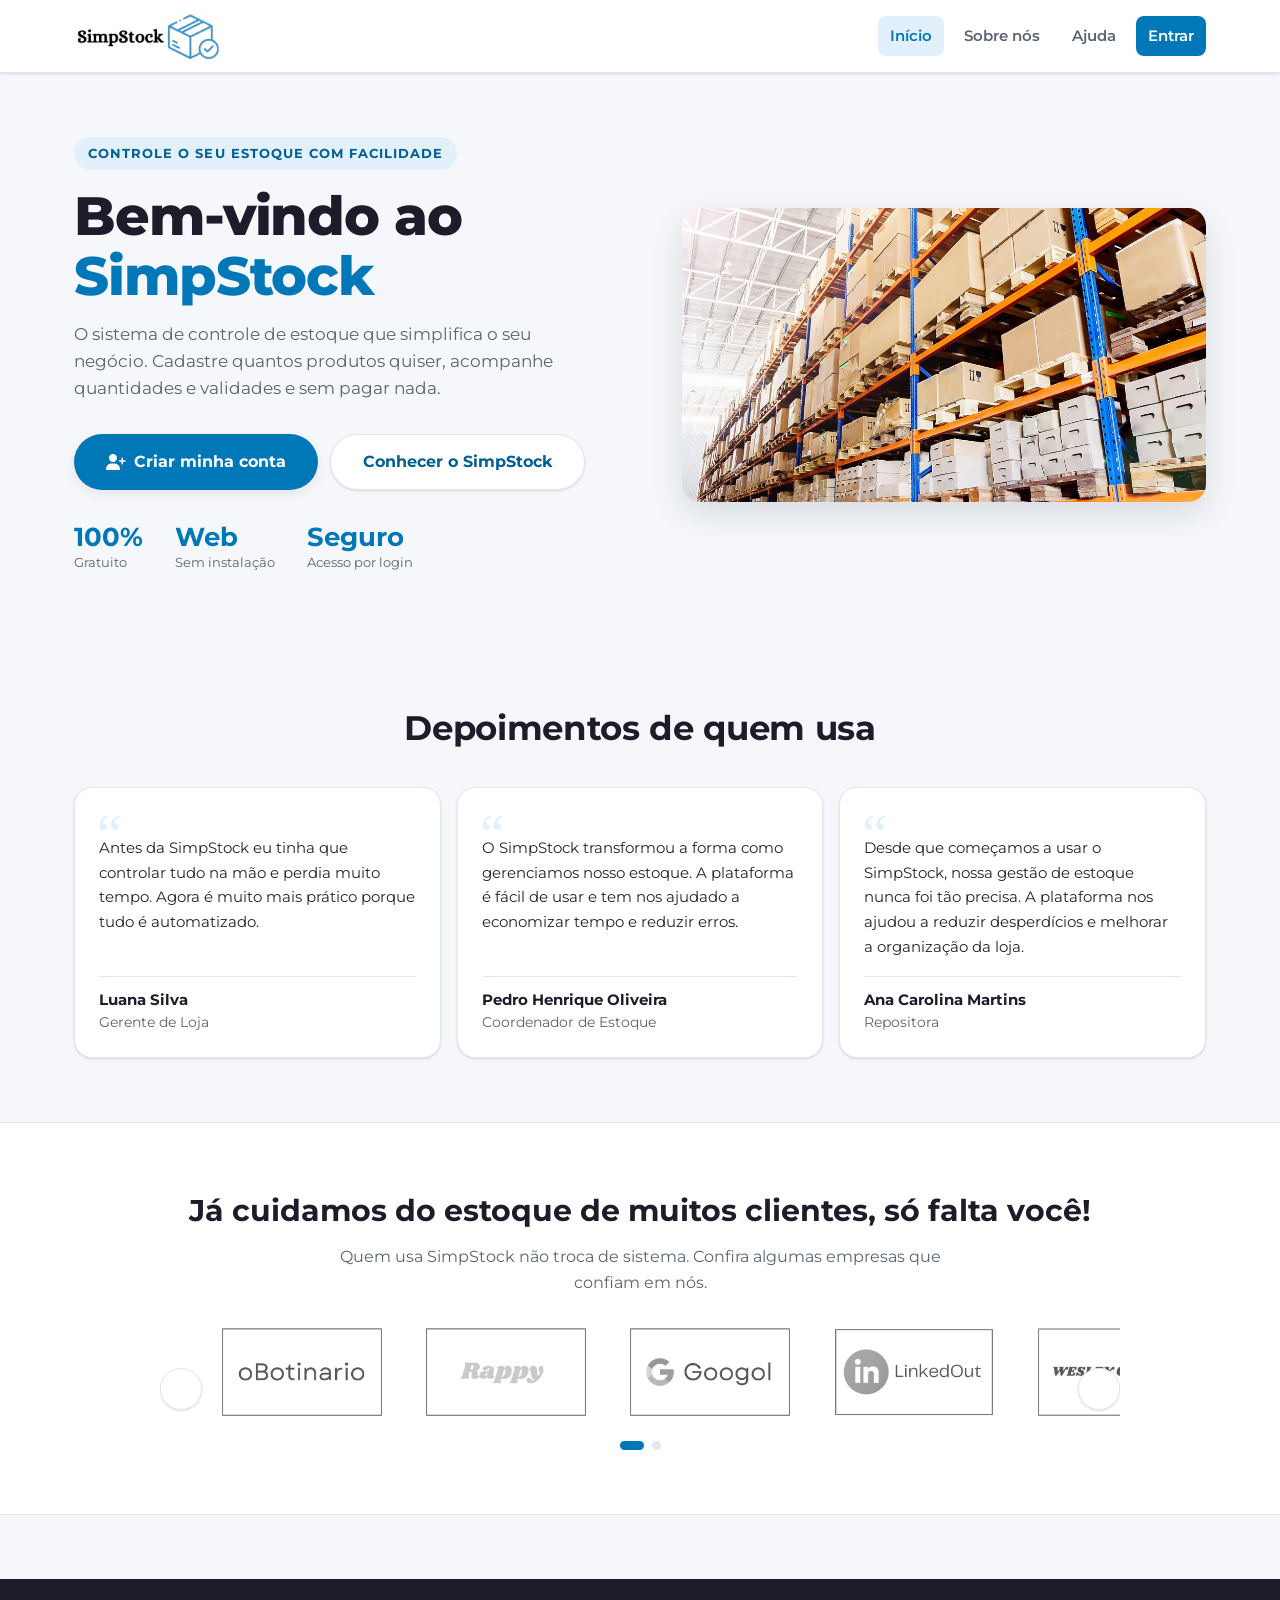
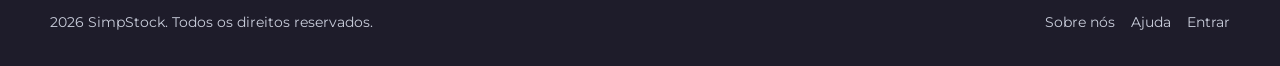
<file: index.html>
<!DOCTYPE html>
<html lang="pt-br">
<head>
    <meta charset="UTF-8">
    <meta name="viewport" content="width=device-width, initial-scale=1.0">
    <meta name="description" content="SimpStock: sistema web gratuito de controle de estoque. Cadastre produtos, acompanhe quantidades e validades e organize o seu inventário.">
    <link rel="icon" href="src/imagens/favicon.ico?v=2" sizes="any">
    <link rel="stylesheet" href="https://cdnjs.cloudflare.com/ajax/libs/font-awesome/6.4.2/css/all.min.css">
    <link rel="stylesheet" href="src/tema.css">
    <link rel="stylesheet" href="src/Simpstock_style.css">
    <title>SimpStock - Controle de estoque simples</title>
</head>
<body data-raiz="." data-area="site" data-pagina="inicio">
    <a class="pular-conteudo" href="#conteudo">Pular para o conteúdo</a>

    <header>
        <nav class="navigation" aria-label="Navegação principal">
            <a href="index.html" aria-label="SimpStock - página inicial">
                <img class="logo" src="src/imagens/logo.png" alt="SimpStock">
            </a>
            <button class="nav-toggle" type="button" aria-label="Abrir menu" aria-expanded="false" aria-controls="menu-principal">
                <i class="fa-solid fa-bars" aria-hidden="true"></i>
            </button>
            <ul class="nav-menu" id="menu-principal"></ul>
        </nav>
    </header>

    <main id="conteudo">
        <!-- Apresentação do sistema -->
        <section class="home">
            <div class="home-text">
                <h4 class="text-h4">Controle o seu estoque com facilidade</h4>
                <h1 class="text-h1">Bem-vindo ao <span class="destaque">SimpStock</span></h1>
                <p>
                    O sistema de controle de estoque que simplifica o seu negócio.
                    Cadastre quantos produtos quiser, acompanhe quantidades e validades e sem pagar nada.
                </p>
                <div class="home-acoes">
                    <a href="src/Login.html" class="home-btn">
                        <i class="fa-solid fa-user-plus" aria-hidden="true"></i> Criar minha conta
                    </a>
                    <a href="src/Sobre_nós.html" class="home-btn home-btn--secundario">
                        Conhecer o SimpStock
                    </a>
                </div>
                <div class="home-numeros">
                    <div><strong>100%</strong><span>Gratuito</span></div>
                    <div><strong>Web</strong><span>Sem instalação</span></div>
                    <div><strong>Seguro</strong><span>Acesso por login</span></div>
                </div>
            </div>
            <div class="home-img">
                <img src="src/imagens/Estoque.jpg" alt="Prateleiras organizadas de um estoque" width="1000" height="667">
            </div>
        </section>

        <!-- Depoimentos -->
        <section class="Depoimentos" data-revelar>
            <h2 class="depoimentos-title">Depoimentos de quem usa</h2>
            <div class="grade-depoimentos">
                <div class="dep1">
                    <p>Antes da SimpStock eu tinha que controlar tudo na mão e perdia muito tempo. Agora é muito mais prático porque tudo é automatizado.</p>
                    <p><strong>Luana Silva</strong><br>Gerente de Loja</p>
                </div>
                <div class="dep2">
                    <p>O SimpStock transformou a forma como gerenciamos nosso estoque. A plataforma é fácil de usar e tem nos ajudado a economizar tempo e reduzir erros.</p>
                    <p><strong>Pedro Henrique Oliveira</strong><br>Coordenador de Estoque</p>
                </div>
                <div class="dep3">
                    <p>Desde que começamos a usar o SimpStock, nossa gestão de estoque nunca foi tão precisa. A plataforma nos ajudou a reduzir desperdícios e melhorar a organização da loja.</p>
                    <p><strong>Ana Carolina Martins</strong><br>Repositora</p>
                </div>
            </div>
        </section>

        <!-- Carrossel de logos dos clientes -->
        <section class="clients" data-revelar>
            <h2 class="section-title">Já cuidamos do estoque de muitos clientes, só falta você!</h2>
            <p class="section-description">Quem usa SimpStock não troca de sistema. Confira algumas empresas que confiam em nós.</p>
            <div class="carousel" tabindex="0" role="group" aria-label="Empresas que usam o SimpStock">
                <button class="carousel-button prev" type="button" aria-label="Logos anteriores"></button>
                <div class="carousel-images">
                    <img src="src/imagens/Botinario.jpg" alt="O Botinario" class="client-logo">
                    <img src="src/imagens/rappy.jpg" alt="Rappy" class="client-logo">
                    <img src="src/imagens/googol.jpg" alt="Googol" class="client-logo">
                    <img src="src/imagens/linked.jpg" alt="Linked Out" class="client-logo">
                    <img src="src/imagens/clothes.jpg" alt="Wesley Clothes" class="client-logo">
                    <img src="src/imagens/marca 6.jpg" alt="Marca 6" class="client-logo">
                </div>
                <button class="carousel-button next" type="button" aria-label="Próximas logos"></button>
                <div class="carousel-pontos"></div>
            </div>
        </section>
    </main>

    <!-- Rodapé -->
    <footer>
        <div class="rodape-conteudo">
            <p><span data-ano>2024</span> SimpStock. Todos os direitos reservados.</p>
            <ul class="rodape-links">
                <li><a href="src/Sobre_nós.html">Sobre nós</a></li>
                <li><a href="src/Ajuda.html">Ajuda</a></li>
                <li><a href="src/Login.html">Entrar</a></li>
            </ul>
        </div>
    </footer>

    <script src="src/comum.js"></script>
    <script src="src/Simpstock_script.js"></script>
</body>
</html>
</file>
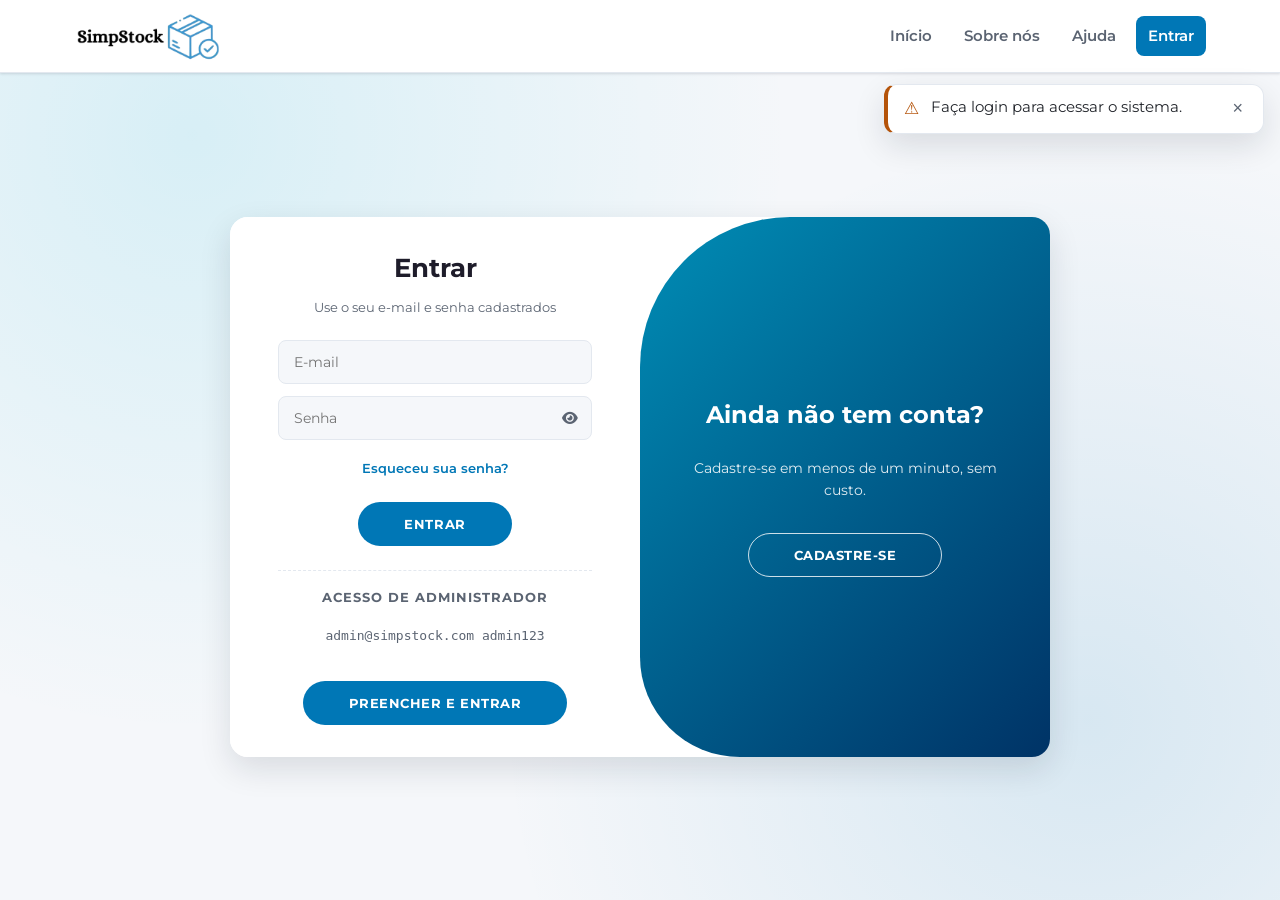
<file: src/Admin.html>
<!DOCTYPE html>
<html lang="pt-br">
<head>
    <meta charset="UTF-8">
    <meta name="viewport" content="width=device-width, initial-scale=1.0">
    <link rel="icon" href="imagens/favicon.ico?v=2" sizes="any">
    <link rel="stylesheet" href="https://cdnjs.cloudflare.com/ajax/libs/font-awesome/6.4.2/css/all.min.css">
    <link rel="stylesheet" href="tema.css">
    <link rel="stylesheet" href="Sistema_style.css">
    <title>Administração - SimpStock</title>
</head>
<body data-raiz=".." data-area="sistema" data-pagina="admin">
    <a class="pular-conteudo" href="#conteudo">Pular para o conteúdo</a>

    <header>
        <nav class="navigation" aria-label="Navegação do sistema">
            <a href="Tela_inicial.html" aria-label="SimpStock - painel">
                <img class="logo" src="imagens/logo.png" alt="SimpStock">
            </a>
            <span class="usuario-atual"></span>
            <button class="nav-toggle" type="button" aria-label="Abrir menu" aria-expanded="false" aria-controls="menu-principal">
                <i class="fa-solid fa-bars" aria-hidden="true"></i>
            </button>
            <ul class="nav-menu" id="menu-principal"></ul>
        </nav>
    </header>

    <main id="conteudo">
        <div class="cabecalho-pagina">
            <div>
                <h1>Painel administrativo</h1>
                <p class="subtitulo">Contas com acesso ao sistema. O administrador principal não pode ser removido.</p>
            </div>
            <div class="acoes">
                <a href="Tela_inicial.html" class="btn btn--secundario">
                    <i class="fa-solid fa-arrow-left" aria-hidden="true"></i> Voltar ao painel
                </a>
            </div>
        </div>

        <div class="moldura-tabela">
            <table id="tabelaUsuarios">
                <thead>
                    <tr>
                        <th scope="col">ID</th>
                        <th scope="col">Nome</th>
                        <th scope="col">E-mail</th>
                        <th scope="col">Função</th>
                        <th scope="col">Ações</th>
                    </tr>
                </thead>
                <tbody></tbody>
            </table>
        </div>
    </main>

    <footer>
        <div class="rodape-conteudo">
            <p><span data-ano>2024</span> SimpStock. Todos os direitos reservados.</p>
            <ul class="rodape-links">
                <li><a href="Ajuda.html">Central de ajuda</a></li>
            </ul>
        </div>
    </footer>

    <script src="comum.js"></script>
    <script src="Sistema_script.js"></script>
</body>
</html>
</file>
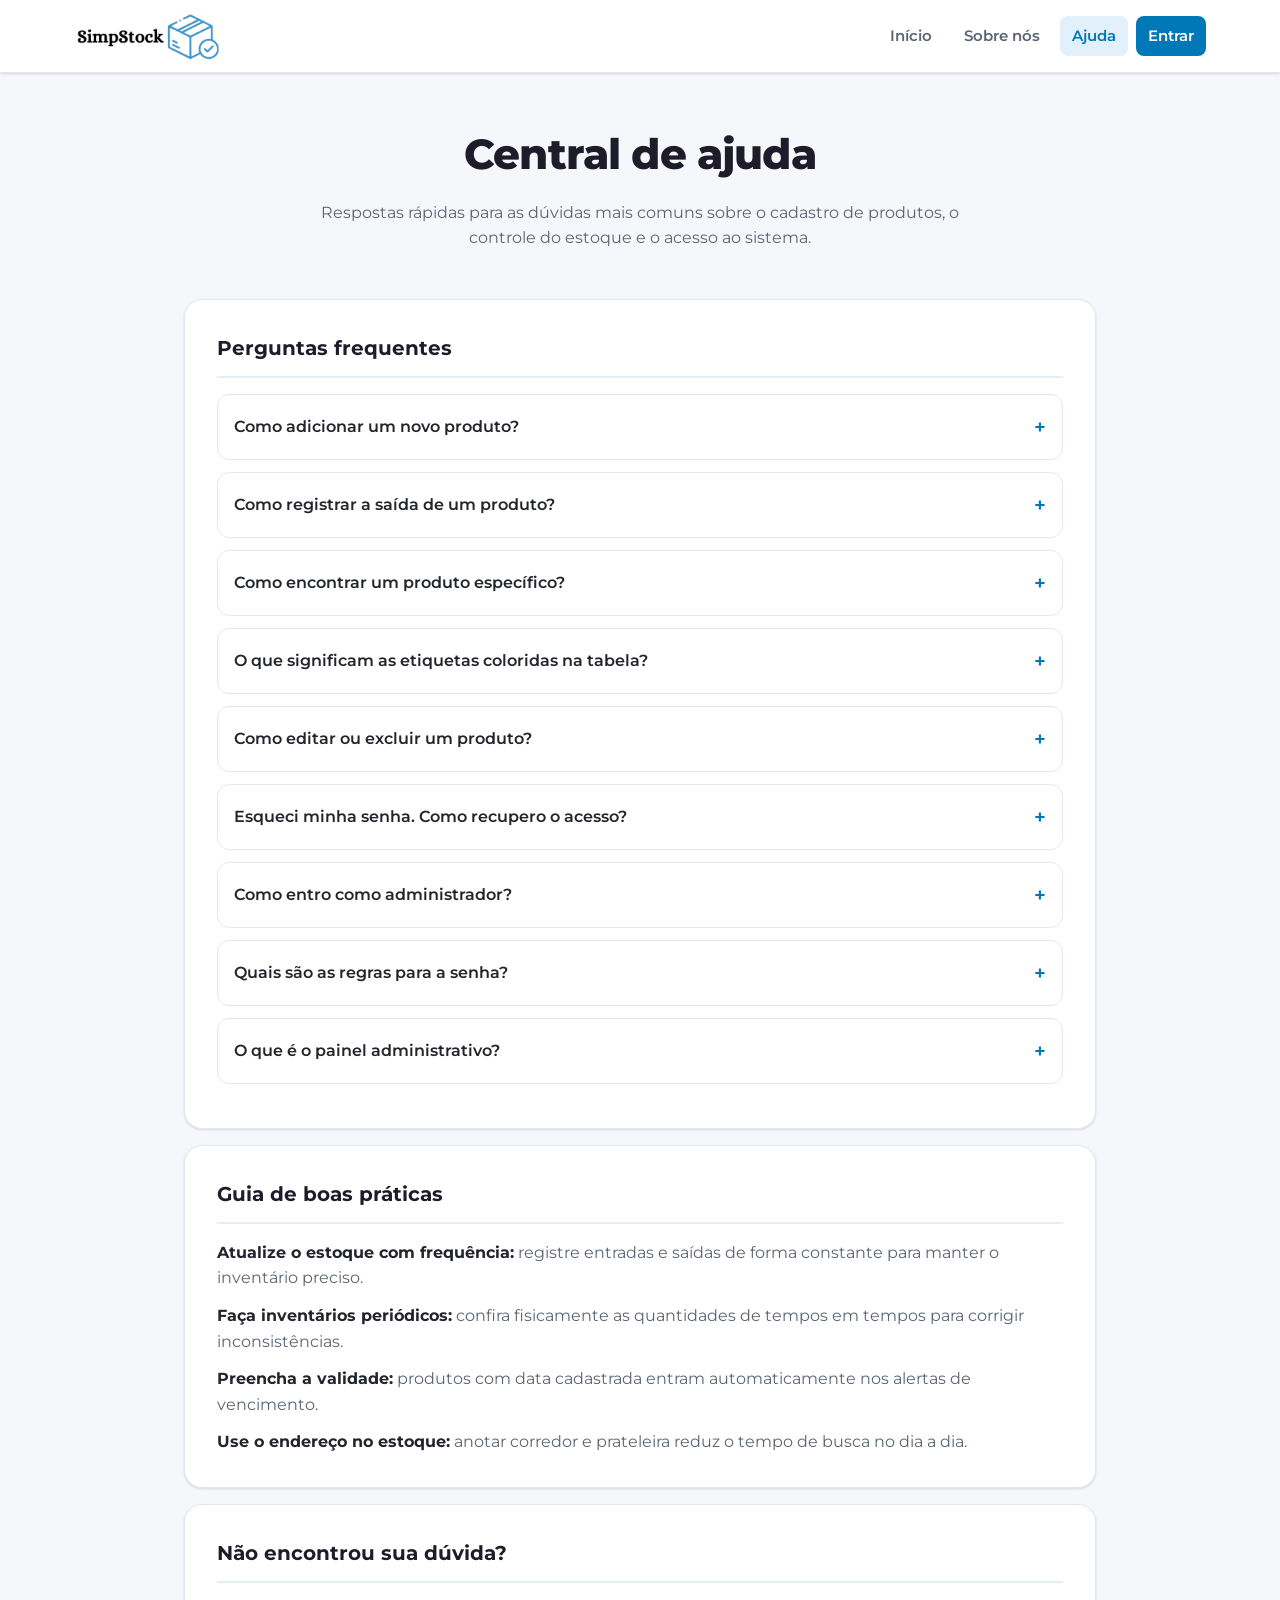
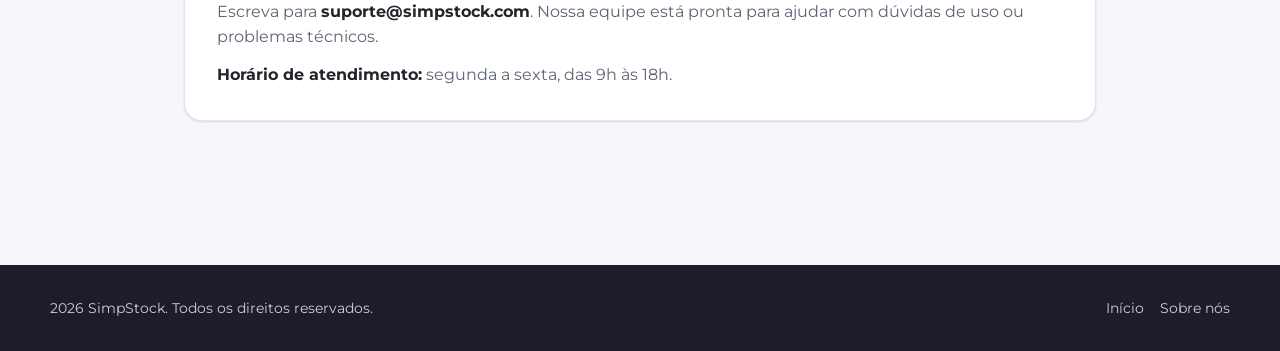
<file: src/Ajuda.html>
<!DOCTYPE html>
<html lang="pt-br">
<head>
    <meta charset="UTF-8">
    <meta name="viewport" content="width=device-width, initial-scale=1.0">
    <meta name="description" content="Central de ajuda do SimpStock: perguntas frequentes, boas práticas de estoque e contato com o suporte.">
    <link rel="icon" href="imagens/favicon.ico?v=2" sizes="any">
    <link rel="stylesheet" href="https://cdnjs.cloudflare.com/ajax/libs/font-awesome/6.4.2/css/all.min.css">
    <link rel="stylesheet" href="tema.css">
    <link rel="stylesheet" href="Simpstock_style.css">
    <title>Central de ajuda - SimpStock</title>
</head>
<!-- Atende visitantes e usuários logados.
     O menu do topo é montado pelo comum.js conforme a sessão. -->
<body data-raiz=".." data-area="site" data-pagina="ajuda">
    <a class="pular-conteudo" href="#conteudo">Pular para o conteúdo</a>

    <header>
        <nav class="navigation" aria-label="Navegação principal">
            <a href="../index.html" aria-label="SimpStock - página inicial">
                <img class="logo" src="imagens/logo.png" alt="SimpStock">
            </a>
            <button class="nav-toggle" type="button" aria-label="Abrir menu" aria-expanded="false" aria-controls="menu-principal">
                <i class="fa-solid fa-bars" aria-hidden="true"></i>
            </button>
            <ul class="nav-menu" id="menu-principal"></ul>
        </nav>
    </header>

    <main class="Valores" id="conteudo">
        <h1>Central de ajuda</h1>
        <p class="subtitulo-pagina">
            Respostas rápidas para as dúvidas mais comuns sobre o cadastro de produtos,
            o controle do estoque e o acesso ao sistema.
        </p>

        <section class="perguntas">
            <h2>Perguntas frequentes</h2>

            <details class="faq-item">
                <summary>Como adicionar um novo produto?</summary>
                <div class="faq-resposta">
                    No painel, clique em <strong>Cadastrar produto</strong>. Preencha nome, marca,
                    código (SKU), quantidade e referência validade e endereço no estoque são
                    opcionais. Clique em <strong>Cadastrar produto</strong> para salvar.
                </div>
            </details>

            <details class="faq-item">
                <summary>Como registrar a saída de um produto?</summary>
                <div class="faq-resposta">
                    Em <strong>Estoque</strong>, clique em <strong>Editar</strong> na linha do produto
                    e altere o campo <strong>Quantidade</strong> para o novo total em estoque.
                    Salve as alterações para atualizar o inventário.
                </div>
            </details>

            <details class="faq-item">
                <summary>Como encontrar um produto específico?</summary>
                <div class="faq-resposta">
                    Use o campo de busca no topo da página <strong>Estoque</strong>: ele procura ao mesmo
                    tempo por nome, marca, código, referência e endereço. O filtro ao lado mostra apenas
                    itens sem estoque, com estoque baixo, vencendo ou vencidos. Clicar no título de uma
                    coluna ordena a lista por ela.
                </div>
            </details>

            <details class="faq-item">
                <summary>O que significam as etiquetas coloridas na tabela?</summary>
                <div class="faq-resposta">
                    <p><span class="etiqueta etiqueta--ok">Verde</span> situação normal.</p>
                    <p><span class="etiqueta etiqueta--atencao">Amarelo</span> menos de 10 unidades
                    em estoque, ou validade nos próximos 30 dias.</p>
                    <p><span class="etiqueta etiqueta--critico">Vermelho</span> produto sem estoque
                    ou com a validade já vencida.</p>
                </div>
            </details>

            <details class="faq-item">
                <summary>Como editar ou excluir um produto?</summary>
                <div class="faq-resposta">
                    Na página <strong>Estoque</strong>, use os botões <strong>Editar</strong> ou
                    <strong>Excluir</strong> na linha do produto. Para apagar vários de uma vez,
                    marque as caixas de seleção à esquerda e clique em
                    <strong>Excluir selecionados</strong>. A exclusão pede confirmação e não pode ser desfeita.
                </div>
            </details>

            <details class="faq-item" id="recuperar-senha">
                <summary>Esqueci minha senha. Como recupero o acesso?</summary>
                <div class="faq-resposta">
                    O SimpStock ainda não envia e-mail de redefinição automática. Entre em contato com o
                    administrador do sistema ou escreva para <strong>suporte@simpstock.com</strong>
                    informando o e-mail cadastrado, para que o acesso seja restabelecido.
                </div>
            </details>

            <details class="faq-item">
                <summary>Como entro como administrador?</summary>
                <div class="faq-resposta">
                    Use <strong>admin@simpstock.com</strong> com a senha <strong>admin123</strong>
                    a conta é criada automaticamente na primeira execução do sistema. A tela de login
                    tem um botão <strong>Preencher e entrar</strong> que já usa esses dados.
                    Se a senha do administrador se perder, quem cuida do servidor pode recriá-la
                    com o comando <code>python app.py --criar-admin</code>.
                </div>
            </details>

            <details class="faq-item">
                <summary>Quais são as regras para a senha?</summary>
                <div class="faq-resposta">
                    No mínimo 6 caracteres, contendo pelo menos uma letra e um número, sem
                    caracteres especiais. A tela de cadastro mostra as regras conforme você digita.
                </div>
            </details>

            <details class="faq-item">
                <summary>O que é o painel administrativo?</summary>
                <div class="faq-resposta">
                    É a área onde administradores visualizam e removem contas de usuário. O atalho só
                    aparece para quem tem esse perfil, e o administrador principal não pode ser excluído.
                </div>
            </details>
        </section>

        <section class="guia">
            <h2>Guia de boas práticas</h2>
            <p><strong>Atualize o estoque com frequência:</strong> registre entradas e saídas de forma constante para manter o inventário preciso.</p>
            <p><strong>Faça inventários periódicos:</strong> confira fisicamente as quantidades de tempos em tempos para corrigir inconsistências.</p>
            <p><strong>Preencha a validade:</strong> produtos com data cadastrada entram automaticamente nos alertas de vencimento.</p>
            <p><strong>Use o endereço no estoque:</strong> anotar corredor e prateleira reduz o tempo de busca no dia a dia.</p>
        </section>

        <section class="contato">
            <h2>Não encontrou sua dúvida?</h2>
            <p>
                Escreva para <strong>suporte@simpstock.com</strong>. Nossa equipe está pronta para
                ajudar com dúvidas de uso ou problemas técnicos.
            </p>
            <p><strong>Horário de atendimento:</strong> segunda a sexta, das 9h às 18h.</p>
        </section>
    </main>

    <footer>
        <div class="rodape-conteudo">
            <p> <span data-ano>2024</span> SimpStock. Todos os direitos reservados.</p>
            <ul class="rodape-links">
                <li><a href="../index.html">Início</a></li>
                <li><a href="Sobre_nós.html">Sobre nós</a></li>
            </ul>
        </div>
    </footer>

    <script src="comum.js"></script>
</body>
</html>
</file>
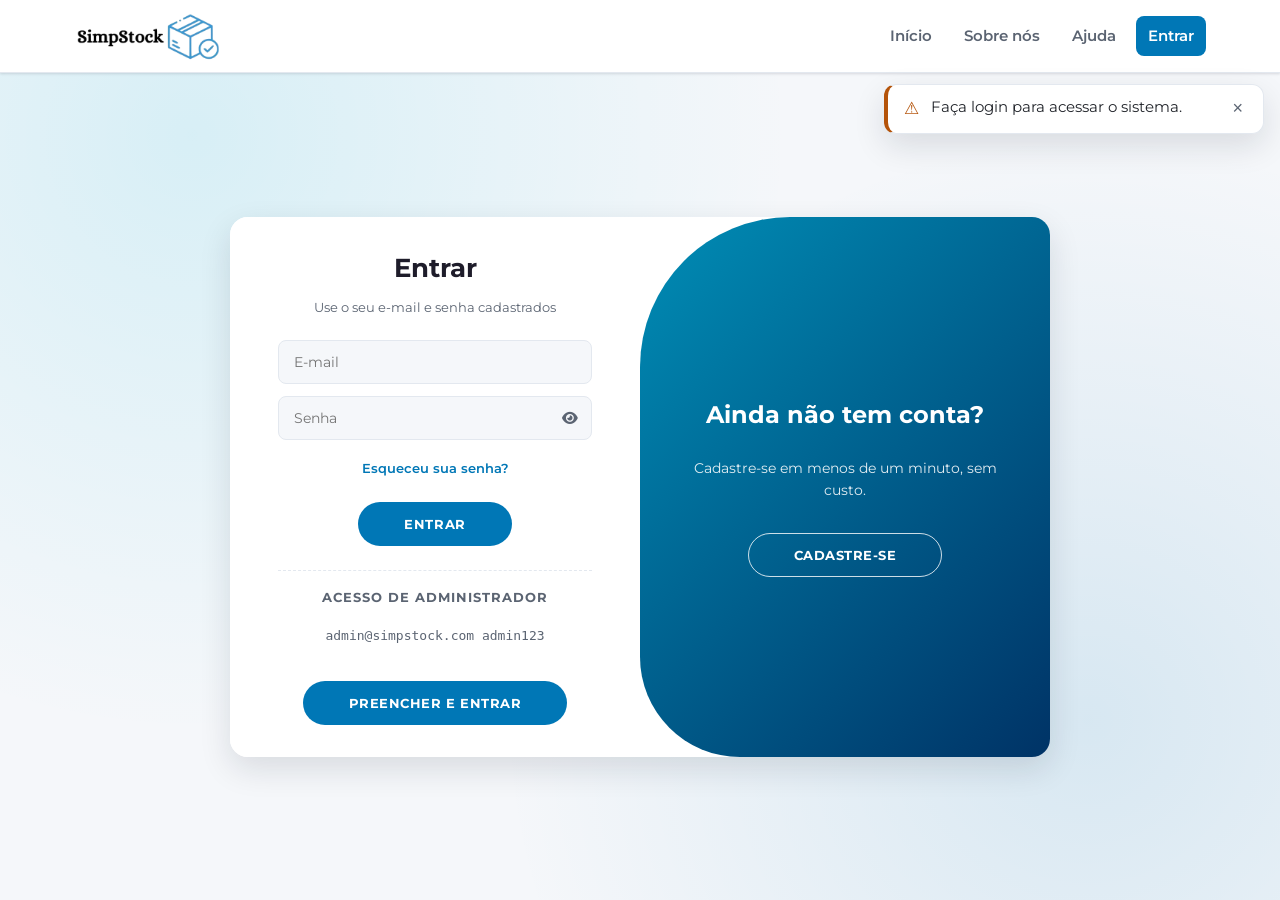
<file: src/Cadastro_de_produtos.html>
<!DOCTYPE html>
<html lang="pt-br">
<head>
    <meta charset="UTF-8">
    <meta name="viewport" content="width=device-width, initial-scale=1.0">
    <link rel="icon" href="imagens/favicon.ico?v=2" sizes="any">
    <link rel="stylesheet" href="https://cdnjs.cloudflare.com/ajax/libs/font-awesome/6.4.2/css/all.min.css">
    <link rel="stylesheet" href="tema.css">
    <link rel="stylesheet" href="Sistema_style.css">
    <title>Cadastrar produto - SimpStock</title>
</head>
<body data-raiz=".." data-area="sistema" data-pagina="cadastro">
    <a class="pular-conteudo" href="#conteudo">Pular para o conteúdo</a>

    <header>
        <nav class="navigation" aria-label="Navegação do sistema">
            <a href="Tela_inicial.html" aria-label="SimpStock - painel">
                <img class="logo" src="imagens/logo.png" alt="SimpStock">
            </a>
            <span class="usuario-atual"></span>
            <button class="nav-toggle" type="button" aria-label="Abrir menu" aria-expanded="false" aria-controls="menu-principal">
                <i class="fa-solid fa-bars" aria-hidden="true"></i>
            </button>
            <ul class="nav-menu" id="menu-principal"></ul>
        </nav>
    </header>

    <main id="conteudo">
        <div class="cabecalho-pagina">
            <div>
                <h1 id="tituloFormulario">Cadastrar produto</h1>
                <p class="subtitulo">Os campos marcados com <strong>*</strong> são obrigatórios.</p>
            </div>
            <div class="acoes">
                <a href="tabela_principal.html" class="btn btn--secundario">
                    <i class="fa-solid fa-list" aria-hidden="true"></i> Ver estoque
                </a>
            </div>
        </div>

        <div class="cartao-formulario">
            <form id="productForm" novalidate>
                <div class="grade-campos">
                    <div class="campo campo--largo">
                        <label for="nome">Nome do produto *</label>
                        <input type="text" id="nome" autocomplete="off" required>
                    </div>

                    <div class="campo">
                        <label for="marca">Marca *</label>
                        <input type="text" id="marca" autocomplete="off" required>
                    </div>

                    <div class="campo">
                        <label for="codigo">Código (SKU) *</label>
                        <input type="text" id="codigo" autocomplete="off" required>
                        <span class="dica-campo">Identificador único do produto no seu controle.</span>
                    </div>

                    <div class="campo">
                        <label for="quantidade">Quantidade *</label>
                        <input type="number" id="quantidade" min="0" step="1" required>
                        <span class="dica-campo">Abaixo de 10 unidades o item é sinalizado como estoque baixo.</span>
                    </div>

                    <div class="campo">
                        <label for="referencia">Referência *</label>
                        <input type="text" id="referencia" autocomplete="off" required>
                    </div>

                    <div class="campo">
                        <label for="validade">Validade <span class="opcional">(opcional)</span></label>
                        <input type="date" id="validade">
                        <span class="dica-campo">Deixe em branco para produtos sem validade.</span>
                    </div>

                    <div class="campo">
                        <label for="endereco">Endereço no estoque <span class="opcional">(opcional)</span></label>
                        <input type="text" id="endereco" autocomplete="off" placeholder="Ex.: Corredor A, prateleira 3">
                    </div>
                </div>

                <div class="acoes-formulario">
                    <a href="tabela_principal.html" class="btn btn--secundario">Cancelar</a>
                    <button type="submit" class="btn btn--primario">Cadastrar produto</button>
                </div>
            </form>
        </div>
    </main>

    <footer>
        <div class="rodape-conteudo">
            <p> <span data-ano>2024</span> SimpStock. Todos os direitos reservados.</p>
            <ul class="rodape-links">
                <li><a href="Ajuda.html">Central de ajuda</a></li>
            </ul>
        </div>
    </footer>

    <script src="comum.js"></script>
    <script src="Sistema_script.js"></script>
</body>
</html>
</file>
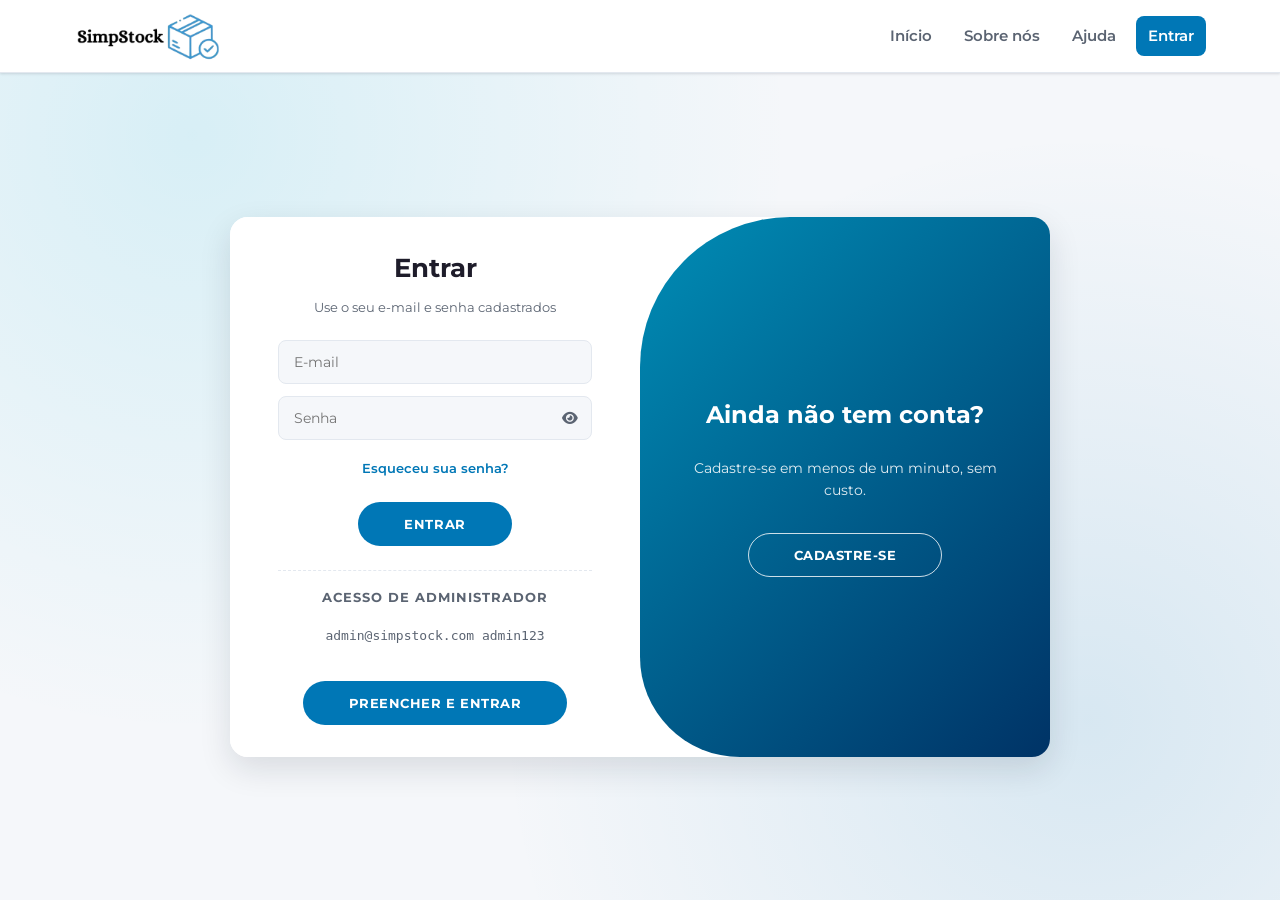
<file: src/Login.html>
<!DOCTYPE html>
<html lang="pt-br">
<head>
    <meta charset="UTF-8">
    <meta name="viewport" content="width=device-width, initial-scale=1.0">
    <meta name="description" content="Acesse a sua conta SimpStock ou crie um cadastro gratuito para controlar o seu estoque.">
    <link rel="icon" href="imagens/favicon.ico?v=2" sizes="any">
    <link rel="stylesheet" href="https://cdnjs.cloudflare.com/ajax/libs/font-awesome/6.4.2/css/all.min.css">
    <link rel="stylesheet" href="tema.css">
    <link rel="stylesheet" href="Simpstock_style.css">
    <title>Entrar - SimpStock</title>
</head>
<body class="login-page" data-raiz=".." data-area="site" data-pagina="login">
    <a class="pular-conteudo" href="#conteudo">Pular para o conteúdo</a>

    <header>
        <nav class="navigation" aria-label="Navegação principal">
            <a href="../index.html" aria-label="SimpStock - página inicial">
                <img class="logo" src="imagens/logo.png" alt="SimpStock">
            </a>
            <button class="nav-toggle" type="button" aria-label="Abrir menu" aria-expanded="false" aria-controls="menu-principal">
                <i class="fa-solid fa-bars" aria-hidden="true"></i>
            </button>
            <ul class="nav-menu" id="menu-principal"></ul>
        </nav>
    </header>

    <main id="conteudo">
        <div class="container" id="container">
            <div class="form-container sign-up">
                <form id="formCadastro" novalidate>
                    <h1>Criar conta</h1>
                    <span>Preencha os dados para começar a usar o SimpStock</span>

                    <input type="text" id="nomeCadastro" placeholder="Nome" autocomplete="name" required>
                    <input type="email" id="emailCadastro" placeholder="E-mail" autocomplete="email" required>

                    <div class="password-container">
                        <input type="password" id="senhaCadastro" placeholder="Senha" autocomplete="new-password" required>
                        <i class="fa-solid fa-eye" id="toggleCadastro"></i>
                    </div>
                    <ul class="forca-senha" id="forcaSenha" aria-live="polite"></ul>

                    <button type="submit">Cadastre-se</button>
                </form>
            </div>

            <div class="form-container sign-in">
                <form id="formLogin" novalidate>
                    <h1>Entrar</h1>
                    <span>Use o seu e-mail e senha cadastrados</span>

                    <input type="email" id="emailLogin" placeholder="E-mail" autocomplete="email" required>

                    <div class="password-container">
                        <input type="password" id="senhaLogin" placeholder="Senha" autocomplete="current-password" required>
                        <i class="fa-solid fa-eye" id="toggleLogin"></i>
                    </div>

                    <a href="Ajuda.html#recuperar-senha">Esqueceu sua senha?</a>
                    <button type="submit">Entrar</button>

                    <!-- Acesso de administrador padrão do sistema -->
                    <div class="acesso-demo">
                        <span class="acesso-demo__titulo">Acesso de administrador</span>
                        <span class="acesso-demo__dados">admin@simpstock.com admin123</span>
                        <button type="button" class="acesso-demo__botao" id="preencherAdmin">
                            Preencher e entrar
                        </button>
                    </div>
                </form>
            </div>

            <div class="toggle-container">
                <div class="toggle">
                    <div class="toggle-panel toggle-left">
                        <h1>Já tem conta?</h1>
                        <p>Entre para acessar o seu estoque.</p>
                        <button class="hidden" type="button" id="login">Entrar</button>
                    </div>
                    <div class="toggle-panel toggle-right">
                        <h1>Ainda não tem conta?</h1>
                        <p>Cadastre-se em menos de um minuto, sem custo.</p>
                        <button class="hidden" type="button" id="register">Cadastre-se</button>
                    </div>
                </div>
            </div>
        </div>
    </main>

    <script src="comum.js"></script>
    <script src="Sistema_script.js"></script>
</body>
</html>
</file>
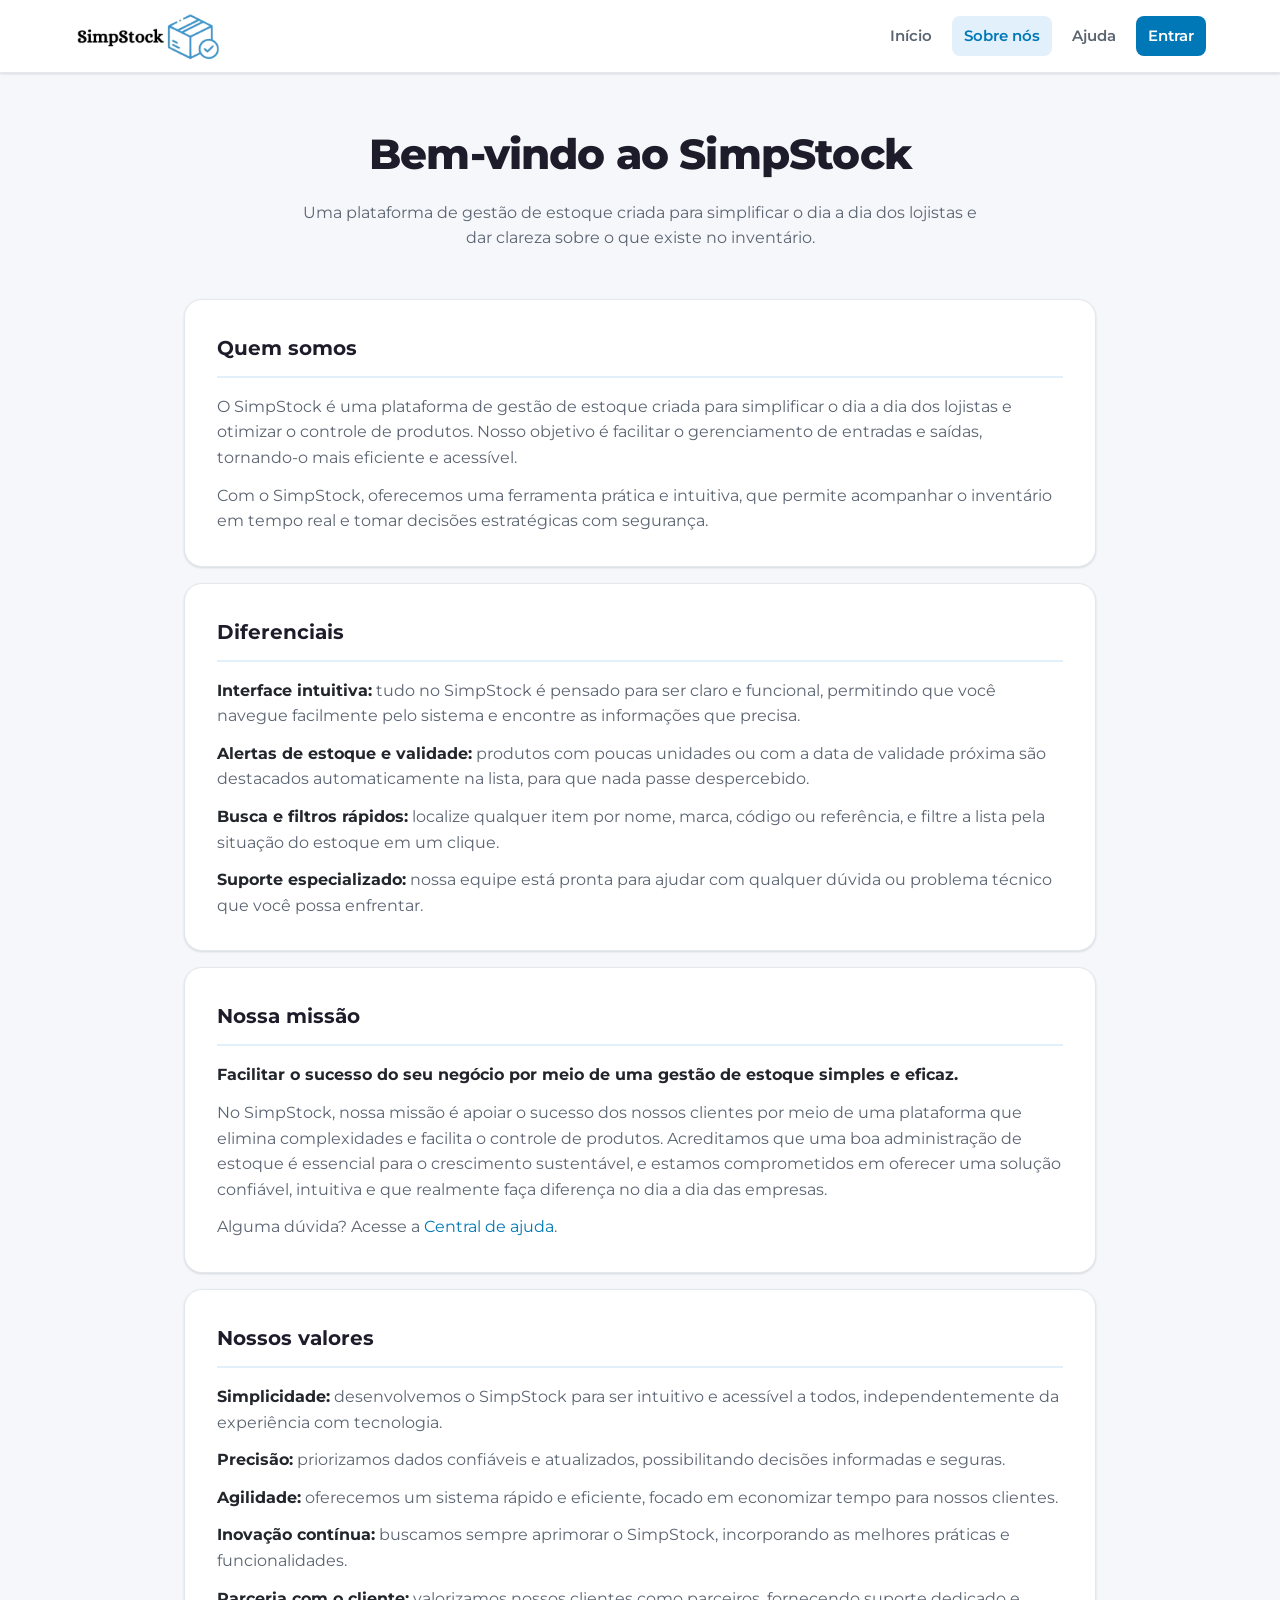
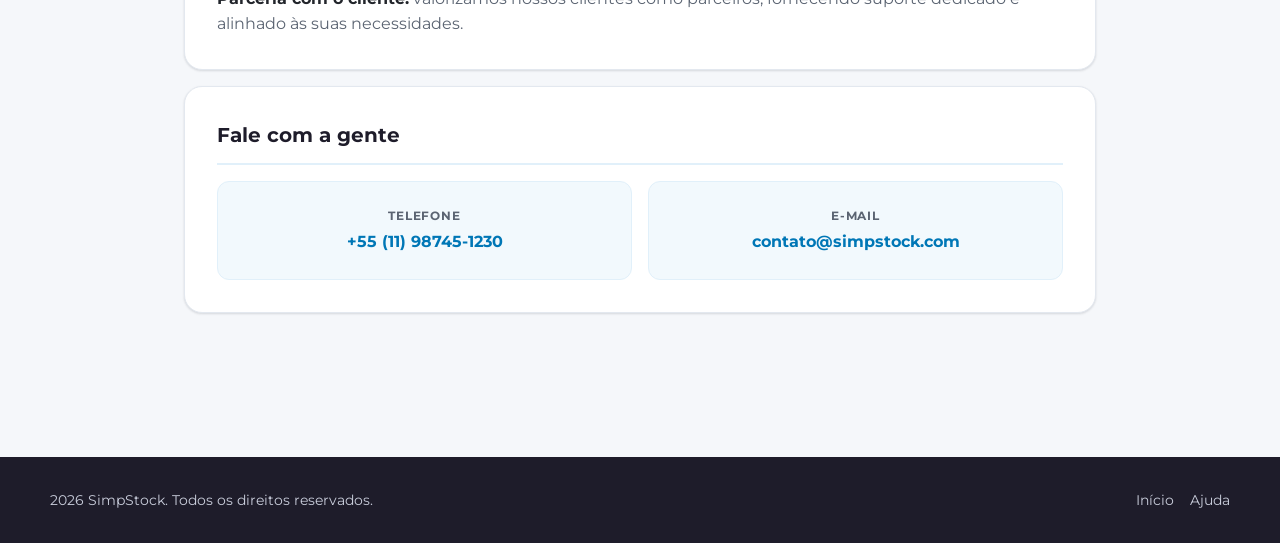
<file: src/Sobre_nós.html>
<!DOCTYPE html>
<html lang="pt-br">
<head>
    <meta charset="UTF-8">
    <meta name="viewport" content="width=device-width, initial-scale=1.0">
    <meta name="description" content="Conheça o SimpStock: quem somos, nossos diferenciais, missão e valores na gestão de estoque.">
    <link rel="icon" href="imagens/favicon.ico?v=2" sizes="any">
    <link rel="stylesheet" href="https://cdnjs.cloudflare.com/ajax/libs/font-awesome/6.4.2/css/all.min.css">
    <link rel="stylesheet" href="tema.css">
    <link rel="stylesheet" href="Simpstock_style.css">
    <title>Sobre nós - SimpStock</title>
</head>
<body data-raiz=".." data-area="site" data-pagina="sobre">
    <a class="pular-conteudo" href="#conteudo">Pular para o conteúdo</a>

    <header>
        <nav class="navigation" aria-label="Navegação principal">
            <a href="../index.html" aria-label="SimpStock - página inicial">
                <img class="logo" src="imagens/logo.png" alt="SimpStock">
            </a>
            <button class="nav-toggle" type="button" aria-label="Abrir menu" aria-expanded="false" aria-controls="menu-principal">
                <i class="fa-solid fa-bars" aria-hidden="true"></i>
            </button>
            <ul class="nav-menu" id="menu-principal"></ul>
        </nav>
    </header>

    <main class="Valores" id="conteudo">
        <h1>Bem-vindo ao SimpStock</h1>
        <p class="subtitulo-pagina">
            Uma plataforma de gestão de estoque criada para simplificar o dia a dia
            dos lojistas e dar clareza sobre o que existe no inventário.
        </p>

        <section>
            <h2>Quem somos</h2>
            <p>
                O SimpStock é uma plataforma de gestão de estoque criada para simplificar o dia a dia
                dos lojistas e otimizar o controle de produtos. Nosso objetivo é facilitar o
                gerenciamento de entradas e saídas, tornando-o mais eficiente e acessível.
            </p>
            <p>
                Com o SimpStock, oferecemos uma ferramenta prática e intuitiva, que permite acompanhar
                o inventário em tempo real e tomar decisões estratégicas com segurança.
            </p>
        </section>

        <section>
            <h2>Diferenciais</h2>
            <p>
                <strong>Interface intuitiva:</strong> tudo no SimpStock é pensado para ser claro e
                funcional, permitindo que você navegue facilmente pelo sistema e encontre as
                informações que precisa.
            </p>
            <p>
                <strong>Alertas de estoque e validade:</strong> produtos com poucas unidades ou com a
                data de validade próxima são destacados automaticamente na lista, para que nada passe
                despercebido.
            </p>
            <p>
                <strong>Busca e filtros rápidos:</strong> localize qualquer item por nome, marca, código
                ou referência, e filtre a lista pela situação do estoque em um clique.
            </p>
            <p>
                <strong>Suporte especializado:</strong> nossa equipe está pronta para ajudar com
                qualquer dúvida ou problema técnico que você possa enfrentar.
            </p>
        </section>

        <section>
            <h2>Nossa missão</h2>
            <p><strong>Facilitar o sucesso do seu negócio por meio de uma gestão de estoque simples e eficaz.</strong></p>
            <p>
                No SimpStock, nossa missão é apoiar o sucesso dos nossos clientes por meio de uma
                plataforma que elimina complexidades e facilita o controle de produtos. Acreditamos que
                uma boa administração de estoque é essencial para o crescimento sustentável, e estamos
                comprometidos em oferecer uma solução confiável, intuitiva e que realmente faça
                diferença no dia a dia das empresas.
            </p>
            <p>Alguma dúvida? Acesse a <a href="Ajuda.html">Central de ajuda</a>.</p>
        </section>

        <section>
            <h2>Nossos valores</h2>
            <p><strong>Simplicidade:</strong> desenvolvemos o SimpStock para ser intuitivo e acessível a todos, independentemente da experiência com tecnologia.</p>
            <p><strong>Precisão:</strong> priorizamos dados confiáveis e atualizados, possibilitando decisões informadas e seguras.</p>
            <p><strong>Agilidade:</strong> oferecemos um sistema rápido e eficiente, focado em economizar tempo para nossos clientes.</p>
            <p><strong>Inovação contínua:</strong> buscamos sempre aprimorar o SimpStock, incorporando as melhores práticas e funcionalidades.</p>
            <p><strong>Parceria com o cliente:</strong> valorizamos nossos clientes como parceiros, fornecendo suporte dedicado e alinhado às suas necessidades.</p>
        </section>

        <section>
            <h2>Fale com a gente</h2>
            <div class="contact-container">
                <div>
                    <p>Telefone</p>
                    <p><a href="tel:+5511987451230">+55 (11) 98745-1230</a></p>
                </div>
                <div>
                    <p>E-mail</p>
                    <p><a href="mailto:contato@simpstock.com">contato@simpstock.com</a></p>
                </div>
            </div>
        </section>
    </main>

    <footer>
        <div class="rodape-conteudo">
            <p><span data-ano>2024</span> SimpStock. Todos os direitos reservados.</p>
            <ul class="rodape-links">
                <li><a href="../index.html">Início</a></li>
                <li><a href="Ajuda.html">Ajuda</a></li>
            </ul>
        </div>
    </footer>

    <script src="comum.js"></script>
</body>
</html>
</file>
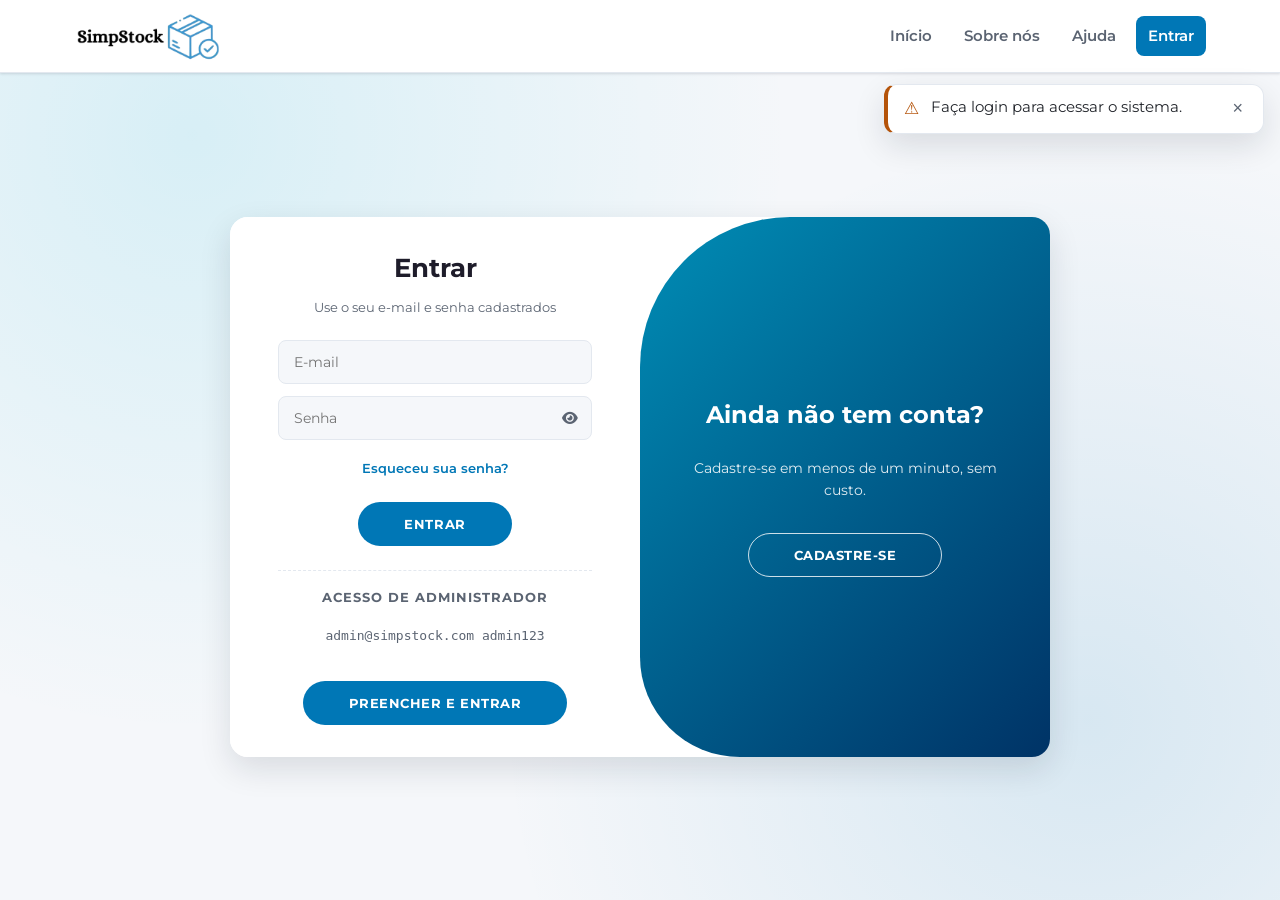
<file: src/tabela_principal.html>
<!DOCTYPE html>
<html lang="pt-br">
<head>
    <meta charset="UTF-8">
    <meta name="viewport" content="width=device-width, initial-scale=1.0">
    <link rel="icon" href="imagens/favicon.ico?v=2" sizes="any">
    <link rel="stylesheet" href="https://cdnjs.cloudflare.com/ajax/libs/font-awesome/6.4.2/css/all.min.css">
    <link rel="stylesheet" href="tema.css">
    <link rel="stylesheet" href="Sistema_style.css">
    <title>Estoque - SimpStock</title>
</head>
<body data-raiz=".." data-area="sistema" data-pagina="produtos">
    <a class="pular-conteudo" href="#conteudo">Pular para o conteúdo</a>

    <header>
        <nav class="navigation" aria-label="Navegação do sistema">
            <a href="Tela_inicial.html" aria-label="SimpStock - painel">
                <img class="logo" src="imagens/logo.png" alt="SimpStock">
            </a>
            <span class="usuario-atual"></span>
            <button class="nav-toggle" type="button" aria-label="Abrir menu" aria-expanded="false" aria-controls="menu-principal">
                <i class="fa-solid fa-bars" aria-hidden="true"></i>
            </button>
            <ul class="nav-menu" id="menu-principal"></ul>
        </nav>
    </header>

    <main id="conteudo">
        <div class="cabecalho-pagina">
            <div>
                <h1>Estoque</h1>
                <p class="subtitulo">Clique nos títulos das colunas para ordenar a lista.</p>
            </div>
            <div class="acoes">
                <a href="Cadastro_de_produtos.html" class="btn btn--primario">
                    <i class="fa-solid fa-plus" aria-hidden="true"></i> Cadastrar produto
                </a>
            </div>
        </div>

        <div class="barra-ferramentas">
            <div class="campo-busca">
                <i class="fa-solid fa-magnifying-glass campo-busca__icone" aria-hidden="true"></i>
                <label class="apenas-leitor-de-tela" for="buscaProduto">Buscar produto</label>
                <input type="search" id="buscaProduto" placeholder="Buscar por nome, marca, código, referência...">
                <button class="campo-busca__limpar" type="button" id="limparBusca" aria-label="Limpar busca"></button>
            </div>

            <label class="apenas-leitor-de-tela" for="filtroSituacao">Filtrar por situação</label>
            <select id="filtroSituacao">
                <option value="todos">Todas as situações</option>
                <option value="sem-estoque">Sem estoque</option>
                <option value="baixo">Estoque baixo</option>
                <option value="vencendo">Vencendo em 30 dias</option>
                <option value="vencido">Vencidos</option>
            </select>

            <span class="contador-resultados" id="contadorProdutos" aria-live="polite"></span>
        </div>

        <div class="moldura-tabela">
            <table id="productTable">
                <thead>
                    <tr>
                        <th scope="col">
                            <input type="checkbox" id="selecionarTodos" aria-label="Selecionar todos os produtos">
                        </th>
                        <th scope="col" data-ordenar="nome">Nome</th>
                        <th scope="col" data-ordenar="marca">Marca</th>
                        <th scope="col" data-ordenar="validade">Validade</th>
                        <th scope="col" data-ordenar="codigo">Código</th>
                        <th scope="col" data-ordenar="quantidade">Quantidade</th>
                        <th scope="col" data-ordenar="referencia">Referência</th>
                        <th scope="col" data-ordenar="endereco">Endereço</th>
                        <th scope="col">Ações</th>
                    </tr>
                </thead>
                <tbody></tbody>
            </table>
        </div>

        <div class="acoes-tabela">
            <button id="excluirSelecionadosBtn" class="btn btn--perigo" type="button" style="display:none">
                Excluir selecionados
            </button>
            <a href="Tela_inicial.html" class="btn btn--secundario">
                <i class="fa-solid fa-arrow-left" aria-hidden="true"></i> Voltar ao painel
            </a>
        </div>
    </main>

    <footer>
        <div class="rodape-conteudo">
            <p><span data-ano>2024</span> SimpStock. Todos os direitos reservados.</p>
            <ul class="rodape-links">
                <li><a href="Ajuda.html">Central de ajuda</a></li>
            </ul>
        </div>
    </footer>

    <script src="comum.js"></script>
    <script src="Sistema_script.js"></script>
</body>
</html>
</file>
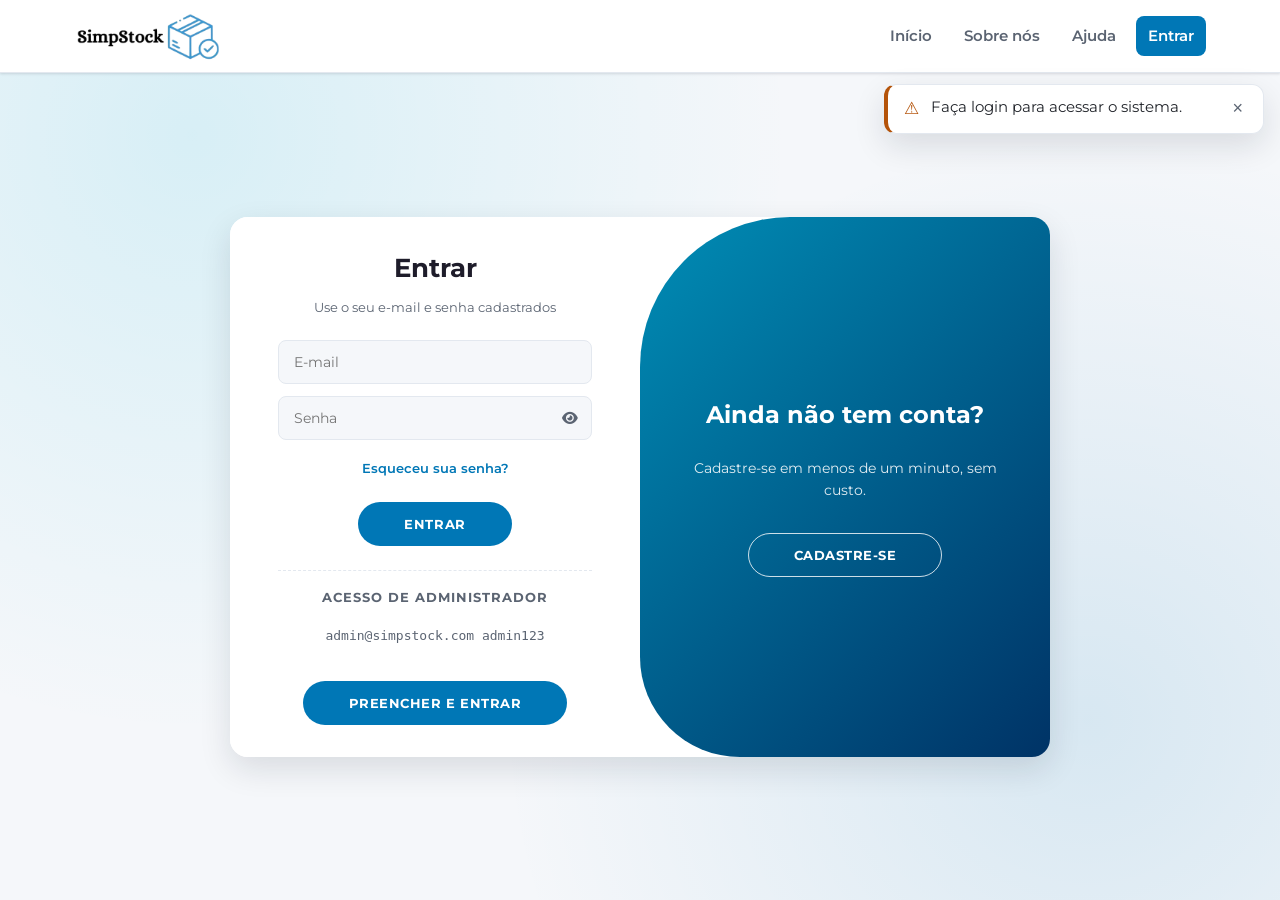
<file: src/Tela_inicial.html>
<!DOCTYPE html>
<html lang="pt-br">
<head>
    <meta charset="UTF-8">
    <meta name="viewport" content="width=device-width, initial-scale=1.0">
    <link rel="icon" href="imagens/favicon.ico?v=2" sizes="any">
    <link rel="stylesheet" href="https://cdnjs.cloudflare.com/ajax/libs/font-awesome/6.4.2/css/all.min.css">
    <link rel="stylesheet" href="tema.css">
    <link rel="stylesheet" href="Sistema_style.css">
    <title>Painel - SimpStock</title>
</head>
<body data-raiz=".." data-area="sistema" data-pagina="painel">
    <a class="pular-conteudo" href="#conteudo">Pular para o conteúdo</a>

    <header>
        <nav class="navigation" aria-label="Navegação do sistema">
            <a href="Tela_inicial.html" aria-label="SimpStock - painel">
                <img class="logo" src="imagens/logo.png" alt="SimpStock">
            </a>
            <span class="usuario-atual"></span>
            <button class="nav-toggle" type="button" aria-label="Abrir menu" aria-expanded="false" aria-controls="menu-principal">
                <i class="fa-solid fa-bars" aria-hidden="true"></i>
            </button>
            <ul class="nav-menu" id="menu-principal"></ul>
        </nav>
    </header>

    <main id="conteudo">
        <section class="painel-boas-vindas">
            <h1 id="saudacao">Bem-vindo ao sistema</h1>
            <p>Acompanhe a situação do seu estoque e vá direto ao que precisa fazer.</p>
        </section>

        <!-- Cartões preenchidos pelo Sistema_script.js após buscar os produtos -->
        <section class="resumo-estoque" id="resumoEstoque" aria-label="Resumo do estoque">
            <div class="cartao-resumo"><span class="esqueleto" style="width:48px;height:30px"></span><span class="esqueleto" style="width:110px"></span></div>
            <div class="cartao-resumo"><span class="esqueleto" style="width:48px;height:30px"></span><span class="esqueleto" style="width:110px"></span></div>
            <div class="cartao-resumo"><span class="esqueleto" style="width:48px;height:30px"></span><span class="esqueleto" style="width:110px"></span></div>
            <div class="cartao-resumo"><span class="esqueleto" style="width:48px;height:30px"></span><span class="esqueleto" style="width:110px"></span></div>
        </section>

        <h2 class="cabecalho-pagina"><span>O que você quer fazer?</span></h2>

        <div class="central">
            <button class="atalho" type="button" onclick="window.location.href='tabela_principal.html'">
                <span class="atalho__icone" aria-hidden="true"><i class="fa-solid fa-boxes-stacked"></i></span>
                <span class="atalho__titulo">Visualizar estoque</span>
                <span class="atalho__texto">Consulte, busque, edite ou remova os produtos cadastrados.</span>
            </button>

            <button class="atalho" type="button" onclick="window.location.href='Cadastro_de_produtos.html'">
                <span class="atalho__icone" aria-hidden="true"><i class="fa-solid fa-plus"></i></span>
                <span class="atalho__titulo">Cadastrar produto</span>
                <span class="atalho__texto">Adicione um novo item ao inventário em poucos campos.</span>
            </button>

            <button class="atalho atalho--admin" type="button" id="btnAdmin" style="display:none"
                    onclick="window.location.href='Admin.html'">
                <span class="atalho__icone" aria-hidden="true"><i class="fa-solid fa-users-gear"></i></span>
                <span class="atalho__titulo">Painel administrativo</span>
                <span class="atalho__texto">Gerencie as contas com acesso ao sistema.</span>
            </button>
        </div>

        <p class="rodape-painel"><strong>Agradecemos por escolher</strong> SimpStock!</p>
    </main>

    <footer>
        <div class="rodape-conteudo">
            <p><span data-ano>2024</span> SimpStock. Todos os direitos reservados.</p>
            <ul class="rodape-links">
                <li><a href="Ajuda.html">Central de ajuda</a></li>
            </ul>
        </div>
    </footer>

    <script src="comum.js"></script>
    <script src="Sistema_script.js"></script>
    <script>
        // O atalho do painel administrativo só aparece para administradores
        document.addEventListener('DOMContentLoaded', function () {
            var botao = document.getElementById('btnAdmin');
            if (botao && window.SimpStock.sessao.ehAdmin()) botao.style.display = 'flex';
        });
    </script>
</body>
</html>
</file>
<file: src/tema.css>
/* SimpStock - Estilos base
   Variáveis, reset e componentes usados nas duas áreas do site.
   Deve ser carregado antes do Simpstock_style.css e do
   Sistema_style.css. */

@import url('https://fonts.googleapis.com/css2?family=Montserrat:wght@300;400;500;600;700;800&display=swap');

:root {
    /* Azuis da marca */
    --azul-900: #003366;
    --azul-800: #004e7c;
    --azul-700: #005f92;
    --azul-600: #0077b6; /* cor primária */
    --azul-500: #0091d5;
    --azul-400: #00b4d8; /* destaque / hover */
    --azul-100: #e1f0fa;
    --azul-50: #f2f9fd;

    /* Neutros */
    --escuro: #1e1c2a;
    --texto: #22252b;
    --texto-suave: #5b6472;
    --borda: #e3e8ef;
    --superficie: #ffffff;
    --fundo: #f5f7fa;

    /* Semânticas */
    --sucesso: #178a4c;
    --sucesso-fraco: #e6f5ec;
    --alerta: #b45309;
    --alerta-fraco: #fdf1e0;
    --perigo: #c62828;
    --perigo-fraco: #fdecec;

    /* Escala de espaçamento */
    --e-1: 4px;
    --e-2: 8px;
    --e-3: 12px;
    --e-4: 16px;
    --e-5: 24px;
    --e-6: 32px;
    --e-7: 48px;
    --e-8: 64px;

    /* Raio e sombra */
    --raio-sm: 8px;
    --raio: 12px;
    --raio-lg: 18px;
    --raio-full: 999px;
    --sombra-sm: 0 1px 2px rgba(16, 24, 40, .06), 0 1px 3px rgba(16, 24, 40, .08);
    --sombra: 0 4px 12px rgba(16, 24, 40, .08);
    --sombra-lg: 0 12px 32px rgba(16, 24, 40, .12);

    /* Movimento */
    --transicao: .2s ease;

    --altura-topo: 72px;
    --largura-maxima: 1180px;
}

* {
    margin: 0;
    padding: 0;
    box-sizing: border-box;
}

html {
    scroll-behavior: smooth;
}

body {
    font-family: 'Montserrat', system-ui, -apple-system, 'Segoe UI', sans-serif;
    background-color: var(--fundo);
    color: var(--texto);
    font-size: 16px;
    line-height: 1.6;
    -webkit-font-smoothing: antialiased;
}

img {
    max-width: 100%;
    display: block;
}

a {
    color: var(--azul-600);
    text-decoration: none;
    transition: color var(--transicao);
}

a:hover {
    color: var(--azul-400);
}

/* Contorno de foco visível para navegação por teclado */
:focus-visible {
    outline: 3px solid var(--azul-400);
    outline-offset: 2px;
    border-radius: var(--raio-sm);
}

/* Desliga as animações quando o sistema do usuário pede menos movimento */
@media (prefers-reduced-motion: reduce) {
    *, *::before, *::after {
        animation-duration: .01ms;
        transition-duration: .01ms;
        scroll-behavior: auto;
    }
}

.apenas-leitor-de-tela {
    position: absolute;
    width: 1px;
    height: 1px;
    overflow: hidden;
    clip: rect(0 0 0 0);
    white-space: nowrap;
}

/* Link que pula direto para o conteúdo, visível apenas ao receber foco */
.pular-conteudo {
    position: absolute;
    left: -9999px;
    top: var(--e-2);
    z-index: 2000;
    background: var(--azul-600);
    color: #fff;
    padding: var(--e-2) var(--e-4);
    border-radius: var(--raio-sm);
    font-weight: 600;
}

.pular-conteudo:focus {
    left: var(--e-4);
    color: #fff;
}

/* CABEÇALHO / NAVEGAÇÃO */
header {
    position: sticky;
    top: 0;
    z-index: 1000;
    background: var(--superficie);
    border-bottom: 1px solid var(--borda);
    box-shadow: var(--sombra-sm);
}

.navigation {
    display: flex;
    align-items: center;
    justify-content: space-between;
    gap: var(--e-4);
    width: 100%;
    max-width: var(--largura-maxima);
    margin: 0 auto;
    padding: 0 var(--e-5);
    height: var(--altura-topo);
    background: transparent;
}

.navigation .logo {
    width: 148px;
    height: auto;
}

.nav-menu {
    display: flex;
    align-items: center;
    gap: var(--e-2);
    list-style: none;
}

.nav-menu .nav-item a {
    display: inline-block;
    padding: var(--e-2) var(--e-3);
    border-radius: var(--raio-sm);
    color: var(--texto-suave);
    font-size: 15px;
    font-weight: 600;
    transition: color var(--transicao), background-color var(--transicao);
}

.nav-menu .nav-item a:hover,
.nav-menu .nav-item a:focus-visible {
    color: var(--azul-600);
    background: var(--azul-50);
}

/* Item do menu correspondente à página aberta */
.nav-menu .nav-item a[aria-current="page"] {
    color: var(--azul-600);
    background: var(--azul-100);
}

/* Item final do menu, exibido como botão */
.nav-menu .nav-item a.nav-destaque {
    background: var(--azul-600);
    color: #fff;
}

.nav-menu .nav-item a.nav-destaque:hover {
    background: var(--azul-700);
    color: #fff;
}

/* Botão do menu, exibido apenas em telas pequenas */
.nav-toggle {
    display: none;
    background: transparent;
    border: 1px solid var(--borda);
    border-radius: var(--raio-sm);
    width: 44px;
    height: 44px;
    cursor: pointer;
    color: var(--azul-600);
    font-size: 20px;
    align-items: center;
    justify-content: center;
    transition: background-color var(--transicao);
}

.nav-toggle:hover {
    background: var(--azul-50);
}

.usuario-atual {
    display: none;
    align-items: center;
    gap: var(--e-2);
    padding: var(--e-2) var(--e-3);
    border-radius: var(--raio-full);
    background: var(--azul-50);
    color: var(--azul-700);
    font-size: 14px;
    font-weight: 600;
    white-space: nowrap;
}

.usuario-atual.visivel {
    display: inline-flex;
}

.usuario-atual .avatar {
    width: 26px;
    height: 26px;
    border-radius: 50%;
    background: var(--azul-600);
    color: #fff;
    display: grid;
    place-items: center;
    font-size: 12px;
    font-weight: 700;
}

@media (max-width: 820px) {
    .nav-toggle {
        display: inline-flex;
    }

    .nav-menu {
        position: absolute;
        top: var(--altura-topo);
        left: 0;
        right: 0;
        flex-direction: column;
        align-items: stretch;
        gap: 0;
        background: var(--superficie);
        border-bottom: 1px solid var(--borda);
        box-shadow: var(--sombra);
        padding: var(--e-2);
        display: none;
    }

    .nav-menu.aberto {
        display: flex;
    }

    .nav-menu .nav-item a {
        display: block;
        padding: var(--e-3) var(--e-4);
        font-size: 16px;
    }

    .usuario-atual.visivel {
        display: none;
    }
}

/* BOTÕES */
.btn {
    display: inline-flex;
    align-items: center;
    justify-content: center;
    gap: var(--e-2);
    padding: 12px 22px;
    border: 1px solid transparent;
    border-radius: var(--raio-full);
    font-family: inherit;
    font-size: 15px;
    font-weight: 600;
    line-height: 1.2;
    cursor: pointer;
    text-align: center;
    transition: background-color var(--transicao), border-color var(--transicao),
                color var(--transicao), transform var(--transicao), box-shadow var(--transicao);
}

.btn:active {
    transform: translateY(1px);
}

.btn:disabled,
.btn[aria-busy="true"] {
    opacity: .6;
    cursor: not-allowed;
    transform: none;
}

.btn--primario {
    background: var(--azul-600);
    color: #fff;
    box-shadow: var(--sombra-sm);
}

.btn--primario:hover:not(:disabled) {
    background: var(--azul-700);
    color: #fff;
    box-shadow: var(--sombra);
}

.btn--secundario {
    background: var(--superficie);
    color: var(--azul-700);
    border-color: var(--borda);
}

.btn--secundario:hover:not(:disabled) {
    background: var(--azul-50);
    border-color: var(--azul-400);
    color: var(--azul-700);
}

.btn--perigo {
    background: var(--perigo);
    color: #fff;
}

.btn--perigo:hover:not(:disabled) {
    background: #9b1c1c;
    color: #fff;
}

.btn--sucesso {
    background: var(--sucesso);
    color: #fff;
}

.btn--sucesso:hover:not(:disabled) {
    background: #0f6b39;
    color: #fff;
}

.btn--pequeno {
    padding: 7px 14px;
    font-size: 13px;
}

.btn--bloco {
    width: 100%;
}

/* Indicador de carregamento dentro do botão */
.btn[aria-busy="true"]::before {
    content: "";
    width: 15px;
    height: 15px;
    border: 2px solid rgba(255, 255, 255, .45);
    border-top-color: #fff;
    border-radius: 50%;
    animation: girar .7s linear infinite;
}

.btn--secundario[aria-busy="true"]::before {
    border-color: rgba(0, 119, 182, .3);
    border-top-color: var(--azul-600);
}

@keyframes girar {
    to { transform: rotate(360deg); }
}

/* ETIQUETAS DE SITUAÇÃO */
.etiqueta {
    display: inline-flex;
    align-items: center;
    gap: 6px;
    padding: 3px 10px;
    border-radius: var(--raio-full);
    font-size: 12px;
    font-weight: 700;
    line-height: 1.5;
    white-space: nowrap;
}

.etiqueta--ok      { background: var(--sucesso-fraco); color: var(--sucesso); }
.etiqueta--atencao { background: var(--alerta-fraco);  color: var(--alerta); }
.etiqueta--critico { background: var(--perigo-fraco);  color: var(--perigo); }
.etiqueta--neutro  { background: var(--azul-100);      color: var(--azul-700); }

/* NOTIFICAÇÕES */
.pilha-avisos {
    position: fixed;
    top: calc(var(--altura-topo) + var(--e-3));
    right: var(--e-4);
    z-index: 3000;
    display: flex;
    flex-direction: column;
    gap: var(--e-2);
    width: min(380px, calc(100vw - 32px));
    pointer-events: none;
}

.aviso {
    display: flex;
    align-items: flex-start;
    gap: var(--e-3);
    padding: var(--e-3) var(--e-4);
    background: var(--superficie);
    border: 1px solid var(--borda);
    border-left: 4px solid var(--azul-600);
    border-radius: var(--raio);
    box-shadow: var(--sombra-lg);
    color: var(--texto);
    font-size: 14.5px;
    line-height: 1.5;
    pointer-events: auto;
    animation: aviso-entra .25s ease;
}

.aviso.saindo {
    animation: aviso-sai .2s ease forwards;
}

.aviso--sucesso { border-left-color: var(--sucesso); }
.aviso--erro    { border-left-color: var(--perigo); }
.aviso--alerta  { border-left-color: var(--alerta); }

.aviso__icone {
    flex-shrink: 0;
    font-size: 17px;
    line-height: 1.4;
}

.aviso--sucesso .aviso__icone { color: var(--sucesso); }
.aviso--erro    .aviso__icone { color: var(--perigo); }
.aviso--alerta  .aviso__icone { color: var(--alerta); }
.aviso--info    .aviso__icone { color: var(--azul-600); }

.aviso__texto { flex: 1; }

.aviso__fechar {
    flex-shrink: 0;
    background: none;
    border: none;
    color: var(--texto-suave);
    font-size: 18px;
    line-height: 1;
    cursor: pointer;
    padding: 2px 4px;
    border-radius: var(--raio-sm);
}

.aviso__fechar:hover {
    background: var(--fundo);
    color: var(--texto);
}

@keyframes aviso-entra {
    from { opacity: 0; transform: translateX(24px); }
    to   { opacity: 1; transform: translateX(0); }
}

@keyframes aviso-sai {
    to { opacity: 0; transform: translateX(24px); }
}

@media (max-width: 560px) {
    .pilha-avisos {
        left: var(--e-3);
        right: var(--e-3);
        width: auto;
    }
}

/* MODAL DE CONFIRMAÇÃO */
.fundo-modal {
    position: fixed;
    inset: 0;
    z-index: 4000;
    background: rgba(30, 28, 42, .55);
    display: grid;
    place-items: center;
    padding: var(--e-4);
    animation: fundo-entra .18s ease;
}

.modal {
    width: min(430px, 100%);
    background: var(--superficie);
    border-radius: var(--raio-lg);
    box-shadow: var(--sombra-lg);
    padding: var(--e-6);
    text-align: center;
    animation: modal-entra .22s ease;
}

.modal__icone {
    width: 56px;
    height: 56px;
    margin: 0 auto var(--e-4);
    border-radius: 50%;
    display: grid;
    place-items: center;
    font-size: 24px;
    background: var(--perigo-fraco);
    color: var(--perigo);
}

.modal__icone--info {
    background: var(--azul-100);
    color: var(--azul-600);
}

.modal__titulo {
    font-size: 20px;
    font-weight: 700;
    margin-bottom: var(--e-2);
    color: var(--texto);
}

.modal__texto {
    color: var(--texto-suave);
    font-size: 15px;
    margin-bottom: var(--e-5);
}

.modal__acoes {
    display: flex;
    gap: var(--e-3);
    justify-content: center;
    flex-wrap: wrap;
}

@keyframes fundo-entra {
    from { opacity: 0; }
    to   { opacity: 1; }
}

@keyframes modal-entra {
    from { opacity: 0; transform: translateY(14px) scale(.97); }
    to   { opacity: 1; transform: translateY(0) scale(1); }
}

/* ESTADOS DE CARREGAMENTO E VAZIO */
.esqueleto {
    background: linear-gradient(90deg, #eef1f6 25%, #e2e8f0 37%, #eef1f6 63%);
    background-size: 400% 100%;
    animation: brilho 1.3s ease infinite;
    border-radius: var(--raio-sm);
    height: 14px;
}

@keyframes brilho {
    from { background-position: 100% 50%; }
    to   { background-position: 0 50%; }
}

.estado-vazio {
    padding: var(--e-7) var(--e-4);
    text-align: center;
    color: var(--texto-suave);
}

.estado-vazio__icone {
    font-size: 34px;
    color: var(--azul-400);
    margin-bottom: var(--e-3);
}

.estado-vazio__titulo {
    font-size: 17px;
    font-weight: 700;
    color: var(--texto);
    margin-bottom: var(--e-1);
}

/* RODAPÉ */
footer {
    background: var(--escuro);
    color: #c9cddb;
    padding: var(--e-6) var(--e-5);
    margin-top: var(--e-8);
}

.rodape-conteudo {
    max-width: var(--largura-maxima);
    margin: 0 auto;
    display: flex;
    align-items: center;
    justify-content: space-between;
    gap: var(--e-4);
    flex-wrap: wrap;
    font-size: 14px;
}

.rodape-links {
    display: flex;
    gap: var(--e-4);
    list-style: none;
    flex-wrap: wrap;
}

footer a {
    color: #c9cddb;
}

footer a:hover {
    color: var(--azul-400);
}
</file>
<file: src/Simpstock_style.css>
/* SimpStock - Páginas públicas
   Início, Sobre nós, Ajuda e Login.
   As variáveis, o cabeçalho e o rodapé estão no tema.css. */

.conteudo {
    max-width: var(--largura-maxima);
    margin: 0 auto;
    padding: 0 var(--e-5);
}

/* HERO / APRESENTAÇÃO */
.home {
    display: flex;
    align-items: center;
    justify-content: space-between;
    gap: var(--e-7);
    max-width: var(--largura-maxima);
    margin: 0 auto;
    padding: var(--e-8) var(--e-5);
}

.home-text {
    flex: 1 1 460px;
    max-width: 560px;
}

.home-text .text-h4 {
    display: inline-block;
    font-size: 13px;
    font-weight: 700;
    text-transform: uppercase;
    letter-spacing: .08em;
    color: var(--azul-700);
    background: var(--azul-100);
    padding: 6px 14px;
    border-radius: var(--raio-full);
    margin-bottom: var(--e-4);
}

.home-text .text-h1 {
    font-size: clamp(2.2rem, 5vw, 3.4rem);
    font-weight: 800;
    line-height: 1.1;
    letter-spacing: -0.02em;
    color: var(--escuro);
    margin-bottom: var(--e-4);
}

.home-text .text-h1 .destaque {
    color: var(--azul-600);
}

.home-text p {
    font-size: 1.05rem;
    color: var(--texto-suave);
    margin-bottom: var(--e-6);
    max-width: 48ch;
}

.home-acoes {
    display: flex;
    gap: var(--e-3);
    flex-wrap: wrap;
}

.home-btn {
    display: inline-flex;
    align-items: center;
    gap: var(--e-2);
    padding: 14px 32px;
    background: var(--azul-600);
    color: #fff;
    border-radius: var(--raio-full);
    font-weight: 700;
    box-shadow: var(--sombra);
    transition: background-color var(--transicao), transform var(--transicao), box-shadow var(--transicao);
}

.home-btn:hover {
    background: var(--azul-700);
    color: #fff;
    transform: translateY(-2px);
    box-shadow: var(--sombra-lg);
}

.home-btn--secundario {
    background: var(--superficie);
    color: var(--azul-700);
    border: 1px solid var(--borda);
    box-shadow: var(--sombra-sm);
}

.home-btn--secundario:hover {
    background: var(--azul-50);
    color: var(--azul-700);
    border-color: var(--azul-400);
}

.home-img {
    flex: 1 1 420px;
    max-width: 560px;
}

.home-img img {
    width: 100%;
    height: auto;
    border-radius: var(--raio-lg);
    box-shadow: var(--sombra-lg);
}

/* Destaques numéricos abaixo do texto de apresentação */
.home-numeros {
    display: flex;
    gap: var(--e-6);
    margin-top: var(--e-6);
    flex-wrap: wrap;
}

.home-numeros div {
    display: flex;
    flex-direction: column;
}

.home-numeros strong {
    font-size: 1.6rem;
    color: var(--azul-600);
    line-height: 1.2;
}

.home-numeros span {
    font-size: 13px;
    color: var(--texto-suave);
}

/* DEPOIMENTOS */
.Depoimentos {
    max-width: var(--largura-maxima);
    margin: 0 auto;
    padding: var(--e-8) var(--e-5);
    text-align: center;
}

.depoimentos-title {
    font-size: clamp(1.6rem, 3.5vw, 2.1rem);
    font-weight: 700;
    color: var(--escuro);
    margin-bottom: var(--e-6);
    letter-spacing: -0.01em;
}

.grade-depoimentos {
    display: grid;
    grid-template-columns: repeat(auto-fit, minmax(280px, 1fr));
    gap: var(--e-4);
    text-align: left;
}

.dep1, .dep2, .dep3 {
    background: var(--superficie);
    border: 1px solid var(--borda);
    border-radius: var(--raio-lg);
    padding: var(--e-5);
    box-shadow: var(--sombra-sm);
    transition: transform var(--transicao), box-shadow var(--transicao);
    display: flex;
    flex-direction: column;
    gap: var(--e-4);
}

.dep1:hover, .dep2:hover, .dep3:hover {
    transform: translateY(-4px);
    box-shadow: var(--sombra);
}

/* Aspas decorativas no início de cada depoimento */
.dep1 p:first-child,
.dep2 p:first-child,
.dep3 p:first-child {
    position: relative;
    font-size: 15px;
    color: var(--texto);
    line-height: 1.65;
    padding-top: var(--e-5);
}

.dep1 p:first-child::before,
.dep2 p:first-child::before,
.dep3 p:first-child::before {
    content: "\201C";
    position: absolute;
    top: -6px;
    left: -2px;
    font-size: 56px;
    line-height: 1;
    color: var(--azul-100);
    font-family: Georgia, serif;
}

.dep1 p:last-child,
.dep2 p:last-child,
.dep3 p:last-child {
    margin-top: auto;
    font-size: 13.5px;
    color: var(--texto-suave);
    padding-top: var(--e-3);
    border-top: 1px solid var(--borda);
}

.dep1 strong, .dep2 strong, .dep3 strong {
    color: var(--escuro);
    font-size: 14.5px;
}

/* CARROSSEL DE CLIENTES */
.clients {
    background: var(--superficie);
    border-top: 1px solid var(--borda);
    border-bottom: 1px solid var(--borda);
    padding: var(--e-8) var(--e-5);
    text-align: center;
}

.section-title {
    font-size: clamp(1.4rem, 3vw, 1.9rem);
    font-weight: 700;
    color: var(--escuro);
    margin-bottom: var(--e-2);
}

.section-description {
    color: var(--texto-suave);
    max-width: 60ch;
    margin: 0 auto var(--e-6);
}

.carousel {
    position: relative;
    max-width: 960px;
    margin: 0 auto;
    padding: 0 52px;
    overflow: hidden;
}

.carousel-images {
    display: flex;
    align-items: center;
    gap: var(--e-5);
    transition: transform .5s ease-in-out;
}

.carousel-images img {
    flex: 0 0 auto;
    width: 180px;
    height: 90px;
    object-fit: contain;
    /* Logos em tons de cinza ganham cor ao passar o mouse.
       Uniformiza marcas com paletas muito diferentes entre si. */
    filter: grayscale(1);
    opacity: .65;
    transition: filter var(--transicao), opacity var(--transicao);
}

.carousel-images img:hover {
    filter: grayscale(0);
    opacity: 1;
}

.carousel-button {
    position: absolute;
    top: 50%;
    transform: translateY(-50%);
    z-index: 2;
    width: 42px;
    height: 42px;
    display: grid;
    place-items: center;
    background: var(--superficie);
    color: var(--azul-600);
    border: 1px solid var(--borda);
    border-radius: 50%;
    box-shadow: var(--sombra-sm);
    cursor: pointer;
    font-size: 16px;
    transition: background-color var(--transicao), color var(--transicao), box-shadow var(--transicao);
}

.carousel-button:hover {
    background: var(--azul-600);
    color: #fff;
    box-shadow: var(--sombra);
}

.carousel-button.prev { left: 0; }
.carousel-button.next { right: 0; }

.carousel-pontos {
    display: flex;
    justify-content: center;
    gap: var(--e-2);
    margin-top: var(--e-5);
}

.carousel-ponto {
    width: 9px;
    height: 9px;
    padding: 0;
    border: none;
    border-radius: 50%;
    background: var(--borda);
    cursor: pointer;
    transition: background-color var(--transicao), width var(--transicao);
}

.carousel-ponto.ativo {
    background: var(--azul-600);
    width: 24px;
    border-radius: var(--raio-full);
}

/* PÁGINAS DE CONTEÚDO (Sobre nós / Ajuda) */
.Valores {
    max-width: 960px;
    margin: 0 auto;
    padding: var(--e-7) var(--e-5) var(--e-8);
}

.Valores > h1 {
    font-size: clamp(1.9rem, 4vw, 2.6rem);
    font-weight: 800;
    text-align: center;
    color: var(--escuro);
    letter-spacing: -0.02em;
    margin-bottom: var(--e-3);
}

.subtitulo-pagina {
    text-align: center;
    color: var(--texto-suave);
    max-width: 62ch;
    margin: 0 auto var(--e-7);
}

.Valores section {
    background: var(--superficie);
    border: 1px solid var(--borda);
    border-radius: var(--raio-lg);
    box-shadow: var(--sombra-sm);
    padding: var(--e-6);
    margin-bottom: var(--e-4);
}

.Valores section h2 {
    font-size: 1.25rem;
    font-weight: 700;
    color: var(--escuro);
    padding-bottom: var(--e-3);
    margin-bottom: var(--e-4);
    border-bottom: 2px solid var(--azul-100);
}

.Valores section p {
    margin-bottom: var(--e-3);
    color: var(--texto-suave);
}

.Valores section p:last-child {
    margin-bottom: 0;
}

.Valores section p strong {
    color: var(--texto);
}

/* Perguntas frequentes: cada item abre e fecha ao ser clicado */
.faq-item {
    border: 1px solid var(--borda);
    border-radius: var(--raio);
    margin-bottom: var(--e-3);
    overflow: hidden;
    background: var(--superficie);
}

.faq-item summary {
    padding: var(--e-4);
    font-weight: 600;
    color: var(--texto);
    cursor: pointer;
    list-style: none;
    display: flex;
    align-items: center;
    justify-content: space-between;
    gap: var(--e-3);
    transition: background-color var(--transicao);
}

.faq-item summary::-webkit-details-marker { display: none; }

.faq-item summary::after {
    content: "+";
    flex-shrink: 0;
    font-size: 20px;
    color: var(--azul-600);
    transition: transform var(--transicao);
}

.faq-item[open] summary::after {
    transform: rotate(45deg);
}

.faq-item summary:hover {
    background: var(--azul-50);
}

.faq-item .faq-resposta {
    padding: 0 var(--e-4) var(--e-4);
    color: var(--texto-suave);
    font-size: 15px;
}

/* Cartões de contato */
.contact-container {
    display: grid;
    grid-template-columns: repeat(auto-fit, minmax(220px, 1fr));
    gap: var(--e-4);
    background: transparent;
    border: none;
    box-shadow: none;
    padding: 0;
}

.contact-container div {
    background: var(--azul-50);
    border: 1px solid var(--azul-100);
    border-radius: var(--raio);
    padding: var(--e-5);
    text-align: center;
}

.contact-container div p:first-child {
    font-size: 12px;
    text-transform: uppercase;
    letter-spacing: .07em;
    color: var(--texto-suave);
    font-weight: 700;
    margin-bottom: var(--e-1);
}

.contact-container div p:last-child {
    font-size: 16px;
    font-weight: 700;
    color: var(--azul-700);
    margin: 0;
}

/* LOGIN / CADASTRO */
body.login-page {
    display: flex;
    flex-direction: column;
    min-height: 100vh;
    background:
        radial-gradient(circle at 15% 15%, rgba(0, 180, 216, .12), transparent 45%),
        radial-gradient(circle at 85% 80%, rgba(0, 119, 182, .12), transparent 45%),
        var(--fundo);
}

body.login-page main {
    flex: 1;
    display: flex;
    align-items: center;
    justify-content: center;
    padding: var(--e-6) var(--e-4);
}

.container {
    background-color: var(--superficie);
    border-radius: var(--raio-lg);
    box-shadow: var(--sombra-lg);
    position: relative;
    overflow: hidden;
    width: 820px;
    max-width: 100%;
    min-height: 540px;
}

.container h1 {
    font-size: 1.6rem;
    font-weight: 700;
    color: var(--escuro);
    margin-bottom: var(--e-2);
}

.container p {
    font-size: 14px;
    line-height: 1.55;
    margin: var(--e-4) 0;
}

.container span {
    font-size: 13px;
    color: var(--texto-suave);
    margin-bottom: var(--e-4);
    display: block;
}

.container a {
    color: var(--azul-600);
    font-size: 13px;
    font-weight: 600;
    margin: var(--e-3) 0 var(--e-2);
}

.container button {
    background-color: var(--azul-600);
    color: #fff;
    font-size: 13px;
    padding: 13px 45px;
    border: 1px solid transparent;
    border-radius: var(--raio-full);
    font-weight: 700;
    letter-spacing: .04em;
    text-transform: uppercase;
    margin-top: var(--e-4);
    cursor: pointer;
    font-family: inherit;
    display: inline-flex;
    align-items: center;
    justify-content: center;
    gap: var(--e-2);
    transition: background-color var(--transicao), transform var(--transicao);
}

.container button:hover:not(:disabled) {
    background-color: var(--azul-700);
}

.container button:active:not(:disabled) {
    transform: translateY(1px);
}

.container button:disabled,
.container button[aria-busy="true"] {
    opacity: .7;
    cursor: not-allowed;
}

.container button[aria-busy="true"]::before {
    content: "";
    width: 14px;
    height: 14px;
    border: 2px solid rgba(255, 255, 255, .45);
    border-top-color: #fff;
    border-radius: 50%;
    animation: girar .7s linear infinite;
}

.container button.hidden {
    background-color: transparent;
    border-color: rgba(255, 255, 255, .8);
}

.container button.hidden:hover {
    background-color: rgba(255, 255, 255, .14);
}

.container form {
    background-color: var(--superficie);
    display: flex;
    align-items: center;
    justify-content: center;
    flex-direction: column;
    padding: var(--e-6) var(--e-7);
    height: 100%;
    text-align: center;
}

.container input {
    background-color: var(--fundo);
    border: 1px solid var(--borda);
    margin: 6px 0;
    padding: 12px 15px;
    font-size: 14px;
    font-family: inherit;
    border-radius: var(--raio-sm);
    width: 100%;
    outline: none;
    color: var(--texto);
    transition: border-color var(--transicao), box-shadow var(--transicao), background-color var(--transicao);
}

.container input:focus {
    border-color: var(--azul-400);
    background-color: var(--superficie);
    box-shadow: 0 0 0 3px rgba(0, 180, 216, .18);
}

.container input.campo-invalido {
    border-color: var(--perigo);
    background-color: var(--perigo-fraco);
}

/* Mensagem de erro exibida abaixo do campo */
.erro-campo {
    display: block;
    width: 100%;
    text-align: left;
    font-size: 12.5px;
    font-weight: 600;
    color: var(--perigo);
    margin: -2px 0 6px;
}

/* Bloco com o acesso de administrador na tela de login */
.acesso-demo {
    width: 100%;
    margin-top: var(--e-5);
    padding-top: var(--e-4);
    border-top: 1px dashed var(--borda);
    display: flex;
    flex-direction: column;
    align-items: center;
    gap: 2px;
}

.acesso-demo__titulo {
    font-size: 11px;
    font-weight: 700;
    letter-spacing: .08em;
    text-transform: uppercase;
    color: var(--texto-suave);
    margin: 0;
}

.acesso-demo__dados {
    font-family: ui-monospace, 'Consolas', monospace;
    font-size: 12.5px;
    color: var(--azul-700);
    display: block;
    margin: 0;
}

.acesso-demo__botao {
    margin-top: var(--e-2);
    padding: 7px 16px;
    font-size: 11px;
    background: transparent;
    color: var(--azul-600);
    border: 1px solid var(--azul-100);
    border-radius: var(--raio-full);
    text-transform: none;
    letter-spacing: 0;
    font-weight: 600;
}

.acesso-demo__botao:hover:not(:disabled) {
    background: var(--azul-50);
    color: var(--azul-700);
}

/* Lista de regras da senha, atualizada durante a digitação */
.forca-senha {
    list-style: none;
    width: 100%;
    text-align: left;
    font-size: 11.5px;
    margin: 2px 0 4px;
    display: grid;
    grid-template-columns: 1fr 1fr;
    gap: 1px 10px;
}

.forca-senha .regra-ok { color: var(--sucesso); font-weight: 600; }
.forca-senha .regra-pendente { color: var(--texto-suave); }

.form-container {
    position: absolute;
    top: 0;
    height: 100%;
    transition: all .6s ease-in-out;
}

.sign-in {
    left: 0;
    width: 50%;
    z-index: 2;
}

.container.active .sign-in {
    transform: translateX(100%);
}

.sign-up {
    left: 0;
    width: 50%;
    opacity: 0;
    z-index: 1;
}

.container.active .sign-up {
    transform: translateX(100%);
    opacity: 1;
    z-index: 5;
    animation: move .6s;
}

@keyframes move {
    0%, 49.99% { opacity: 0; z-index: 1; }
    50%, 100%  { opacity: 1; z-index: 5; }
}

.toggle-container {
    position: absolute;
    top: 0;
    left: 50%;
    width: 50%;
    height: 100%;
    overflow: hidden;
    transition: all .6s ease-in-out;
    border-radius: 150px 0 0 100px;
    z-index: 1000;
}

.container.active .toggle-container {
    transform: translateX(-100%);
    border-radius: 0 150px 100px 0;
}

.toggle {
    height: 100%;
    background: linear-gradient(135deg, var(--azul-400), var(--azul-900));
    color: #fff;
    position: relative;
    left: -100%;
    width: 200%;
    transform: translateX(0);
    transition: all .6s ease-in-out;
}

.container.active .toggle {
    transform: translateX(50%);
}

.toggle-panel {
    position: absolute;
    width: 50%;
    height: 100%;
    display: flex;
    align-items: center;
    justify-content: center;
    flex-direction: column;
    padding: 0 var(--e-6);
    text-align: center;
    top: 0;
    transform: translateX(0);
    transition: all .6s ease-in-out;
}

.toggle-panel h1 {
    color: #fff;
    font-size: 1.5rem;
}

.toggle-panel p {
    color: rgba(255, 255, 255, .88);
}

.toggle-left  { transform: translateX(-200%); }
.container.active .toggle-left  { transform: translateX(0); }
.toggle-right { right: 0; transform: translateX(0); }
.container.active .toggle-right { transform: translateX(200%); }

/* Ícone que mostra ou oculta a senha */
.password-container {
    position: relative;
    width: 100%;
}

.password-container input {
    width: 100%;
    padding-right: 42px;
}

.password-container i {
    position: absolute;
    right: 14px;
    top: 21px;
    cursor: pointer;
    color: var(--texto-suave);
    font-size: 14px;
    transition: color var(--transicao);
}

.password-container i:hover {
    color: var(--azul-600);
}

/* REVELAÇÃO AO ROLAR */
[data-revelar] {
    opacity: 0;
    transform: translateY(18px);
    transition: opacity .6s ease, transform .6s ease;
}

[data-revelar].revelado {
    opacity: 1;
    transform: none;
}

/* RESPONSIVO */
@media (max-width: 900px) {
    .home {
        flex-direction: column;
        text-align: center;
        padding: var(--e-7) var(--e-5);
        gap: var(--e-6);
    }

    .home-text {
        max-width: 100%;
    }

    .home-text p {
        margin-left: auto;
        margin-right: auto;
    }

    .home-acoes,
    .home-numeros {
        justify-content: center;
    }

    .home-img {
        max-width: 100%;
        order: -1;
    }
}

@media (max-width: 820px) {
    /* Em telas pequenas o painel deslizante não cabe.
       Os formulários passam a ser empilhados, com os botões
       de alternância acima deles. */
    .container {
        min-height: auto;
        width: 100%;
        max-width: 460px;
    }

    .toggle-container {
        position: static;
        width: 100%;
        height: auto;
        border-radius: 0;
        transform: none;
    }

    .toggle {
        position: static;
        left: 0;
        width: 100%;
        height: auto;
        transform: none;
        padding: var(--e-5);
        display: flex;
        gap: var(--e-3);
    }

    .toggle-panel {
        position: static;
        width: 100%;
        transform: none;
        padding: 0;
    }

    .toggle-panel h1 { font-size: 1.15rem; }
    .toggle-panel p { font-size: 13px; margin: var(--e-2) 0; }

    .toggle-left { display: none; }
    .container.active .toggle-left { display: flex; }
    .container.active .toggle-right { display: none; }

    .form-container {
        position: static;
        width: 100%;
        transform: none;
    }

    .sign-up { display: none; opacity: 1; }
    .container.active .sign-up { display: block; animation: none; }
    .container.active .sign-in { display: none; }

    .container form { padding: var(--e-6) var(--e-5); }

    .forca-senha { grid-template-columns: 1fr; }
}

@media (max-width: 560px) {
    .carousel { padding: 0 44px; }
    .carousel-images img { width: 140px; height: 70px; }
    .Valores section { padding: var(--e-5) var(--e-4); }
}
</file>
<file: src/Sistema_style.css>
/* SimpStock - Telas do sistema
   Painel, cadastro de produtos, estoque e administração.
   As variáveis, o cabeçalho e o rodapé estão no tema.css. */

body {
    display: flex;
    flex-direction: column;
    min-height: 100vh;
}

main {
    flex: 1;
    width: 100%;
    max-width: var(--largura-maxima);
    margin: 0 auto;
    padding: var(--e-6) var(--e-5) var(--e-8);
}

/* CABEÇALHO DE PÁGINA */
.cabecalho-pagina {
    display: flex;
    align-items: flex-end;
    justify-content: space-between;
    gap: var(--e-4);
    flex-wrap: wrap;
    margin-bottom: var(--e-5);
}

.cabecalho-pagina h1 {
    font-size: clamp(1.5rem, 3vw, 2rem);
    font-weight: 700;
    color: var(--escuro);
    letter-spacing: -0.01em;
    line-height: 1.2;
}

.cabecalho-pagina .subtitulo {
    color: var(--texto-suave);
    font-size: 15px;
    margin-top: var(--e-1);
}

.cabecalho-pagina .acoes {
    display: flex;
    gap: var(--e-2);
    flex-wrap: wrap;
}

.texto-suave { color: var(--texto-suave); font-size: 14px; }

/* PAINEL (Tela inicial) */
.painel-boas-vindas {
    background: linear-gradient(135deg, var(--azul-700), var(--azul-900));
    color: #fff;
    border-radius: var(--raio-lg);
    padding: var(--e-6);
    margin-bottom: var(--e-5);
    box-shadow: var(--sombra);
}

.painel-boas-vindas h1 {
    font-size: clamp(1.5rem, 3.5vw, 2rem);
    font-weight: 700;
    margin-bottom: var(--e-1);
    color: #fff;
}

.painel-boas-vindas p {
    color: rgba(255, 255, 255, .85);
    font-size: 15px;
    max-width: 60ch;
}

/* Cartões com os números do estoque */
.resumo-estoque {
    display: grid;
    grid-template-columns: repeat(auto-fit, minmax(170px, 1fr));
    gap: var(--e-3);
    margin-bottom: var(--e-6);
}

.cartao-resumo {
    background: var(--superficie);
    border: 1px solid var(--borda);
    border-top: 3px solid var(--azul-600);
    border-radius: var(--raio);
    padding: var(--e-4) var(--e-5);
    box-shadow: var(--sombra-sm);
    display: flex;
    flex-direction: column;
    gap: var(--e-1);
    min-height: 96px;
}

.cartao-resumo--ok      { border-top-color: var(--sucesso); }
.cartao-resumo--atencao { border-top-color: var(--alerta); }
.cartao-resumo--critico { border-top-color: var(--perigo); }
.cartao-resumo--neutro  { border-top-color: var(--azul-600); }

.cartao-resumo__valor {
    font-size: 2rem;
    font-weight: 800;
    line-height: 1.1;
    color: var(--escuro);
}

.cartao-resumo--atencao .cartao-resumo__valor { color: var(--alerta); }
.cartao-resumo--critico .cartao-resumo__valor { color: var(--perigo); }

.cartao-resumo__rotulo {
    font-size: 13px;
    color: var(--texto-suave);
    font-weight: 600;
}

/* Botões de atalho do painel */
.central {
    display: grid;
    grid-template-columns: repeat(auto-fit, minmax(240px, 1fr));
    gap: var(--e-4);
}

.atalho {
    display: flex;
    flex-direction: column;
    align-items: flex-start;
    gap: var(--e-2);
    text-align: left;
    background: var(--superficie);
    border: 1px solid var(--borda);
    border-radius: var(--raio-lg);
    padding: var(--e-5);
    cursor: pointer;
    font-family: inherit;
    box-shadow: var(--sombra-sm);
    transition: transform var(--transicao), box-shadow var(--transicao), border-color var(--transicao);
}

.atalho:hover {
    transform: translateY(-3px);
    border-color: var(--azul-400);
    box-shadow: var(--sombra);
}

.atalho__icone {
    width: 44px;
    height: 44px;
    display: grid;
    place-items: center;
    border-radius: var(--raio);
    background: var(--azul-100);
    color: var(--azul-700);
    font-size: 19px;
}

.atalho--admin .atalho__icone {
    background: var(--escuro);
    color: #fff;
}

.atalho__titulo {
    font-size: 17px;
    font-weight: 700;
    color: var(--escuro);
}

.atalho__texto {
    font-size: 14px;
    color: var(--texto-suave);
    line-height: 1.5;
}

.rodape-painel {
    margin-top: var(--e-7);
    text-align: center;
    color: var(--texto-suave);
    font-size: 14px;
}

/* FORMULÁRIO DE PRODUTO */
.cartao-formulario {
    background: var(--superficie);
    border: 1px solid var(--borda);
    border-radius: var(--raio-lg);
    box-shadow: var(--sombra-sm);
    padding: var(--e-6);
    max-width: 860px;
    margin: 0 auto;
}

form .grade-campos {
    display: grid;
    grid-template-columns: repeat(auto-fit, minmax(220px, 1fr));
    gap: var(--e-3) var(--e-4);
}

form .campo {
    display: flex;
    flex-direction: column;
}

form .campo--largo {
    grid-column: 1 / -1;
}

form label {
    font-size: 13.5px;
    font-weight: 600;
    color: var(--texto);
    margin-bottom: 6px;
}

form label .opcional {
    font-weight: 500;
    color: var(--texto-suave);
}

form input[type="text"],
form input[type="number"],
form input[type="date"],
form input[type="search"],
form select {
    width: 100%;
    padding: 11px 13px;
    font-size: 15px;
    font-family: inherit;
    color: var(--texto);
    background: var(--fundo);
    border: 1px solid var(--borda);
    border-radius: var(--raio-sm);
    outline: none;
    transition: border-color var(--transicao), box-shadow var(--transicao), background-color var(--transicao);
}

form input:focus,
form select:focus {
    border-color: var(--azul-400);
    background: var(--superficie);
    box-shadow: 0 0 0 3px rgba(0, 180, 216, .18);
}

form input.campo-invalido {
    border-color: var(--perigo);
    background: var(--perigo-fraco);
}

.dica-campo {
    font-size: 12.5px;
    color: var(--texto-suave);
    margin-top: 4px;
}

.erro-campo {
    display: block;
    font-size: 12.5px;
    font-weight: 600;
    color: var(--perigo);
    margin-top: 4px;
}

.acoes-formulario {
    display: flex;
    gap: var(--e-3);
    justify-content: flex-end;
    flex-wrap: wrap;
    margin-top: var(--e-6);
    padding-top: var(--e-5);
    border-top: 1px solid var(--borda);
}

.aviso-inline {
    padding: var(--e-3) var(--e-4);
    border-radius: var(--raio-sm);
    font-size: 14px;
    border-left: 3px solid var(--azul-600);
    background: var(--azul-50);
    color: var(--azul-900);
}

.aviso-inline--erro {
    border-left-color: var(--perigo);
    background: var(--perigo-fraco);
    color: var(--perigo);
}

/* BARRA DE FERRAMENTAS DA TABELA */
.barra-ferramentas {
    display: flex;
    align-items: center;
    gap: var(--e-3);
    flex-wrap: wrap;
    background: var(--superficie);
    border: 1px solid var(--borda);
    border-radius: var(--raio);
    padding: var(--e-3) var(--e-4);
    margin-bottom: var(--e-4);
    box-shadow: var(--sombra-sm);
}

.campo-busca {
    position: relative;
    flex: 1 1 260px;
    min-width: 200px;
}

.campo-busca input {
    width: 100%;
    padding: 10px 38px 10px 38px;
    font-size: 14.5px;
    font-family: inherit;
    background: var(--fundo);
    border: 1px solid var(--borda);
    border-radius: var(--raio-full);
    outline: none;
    transition: border-color var(--transicao), box-shadow var(--transicao), background-color var(--transicao);
}

.campo-busca input:focus {
    border-color: var(--azul-400);
    background: var(--superficie);
    box-shadow: 0 0 0 3px rgba(0, 180, 216, .18);
}

.campo-busca__icone {
    position: absolute;
    left: 14px;
    top: 50%;
    transform: translateY(-50%);
    color: var(--texto-suave);
    font-size: 14px;
    pointer-events: none;
}

.campo-busca__limpar {
    position: absolute;
    right: 8px;
    top: 50%;
    transform: translateY(-50%);
    background: none;
    border: none;
    color: var(--texto-suave);
    font-size: 18px;
    line-height: 1;
    cursor: pointer;
    padding: 4px 7px;
    border-radius: 50%;
}

.campo-busca__limpar:hover {
    background: var(--fundo);
    color: var(--texto);
}

.barra-ferramentas select {
    padding: 10px 13px;
    font-size: 14.5px;
    font-family: inherit;
    background: var(--fundo);
    border: 1px solid var(--borda);
    border-radius: var(--raio-full);
    color: var(--texto);
    cursor: pointer;
    outline: none;
}

.contador-resultados {
    font-size: 13px;
    color: var(--texto-suave);
    margin-left: auto;
    white-space: nowrap;
}

/* TABELAS */
.moldura-tabela {
    background: var(--superficie);
    border: 1px solid var(--borda);
    border-radius: var(--raio);
    box-shadow: var(--sombra-sm);
    /* A tabela rola dentro desta moldura.
       Sem isso, a página inteira ganharia rolagem horizontal. */
    overflow-x: auto;
}

table {
    width: 100%;
    border-collapse: collapse;
    min-width: 900px;
}

thead {
    background: var(--azul-50);
}

thead th {
    padding: 13px var(--e-4);
    text-align: left;
    font-size: 12px;
    font-weight: 700;
    text-transform: uppercase;
    letter-spacing: .05em;
    color: var(--azul-900);
    border-bottom: 1px solid var(--borda);
    white-space: nowrap;
}

/* Colunas que ordenam a tabela ao serem clicadas */
thead th[data-ordenar] {
    cursor: pointer;
    user-select: none;
    transition: background-color var(--transicao), color var(--transicao);
}

thead th[data-ordenar]:hover {
    background: var(--azul-100);
    color: var(--azul-700);
}

thead th[data-ordenar]::after {
    content: "\2195";
    margin-left: 6px;
    opacity: .35;
    font-size: 11px;
}

thead th[aria-sort="ascending"]::after  { content: "\2191"; opacity: 1; }
thead th[aria-sort="descending"]::after { content: "\2193"; opacity: 1; }

tbody td {
    padding: 12px var(--e-4);
    text-align: left;
    font-size: 14.5px;
    color: var(--texto);
    border-bottom: 1px solid var(--borda);
    vertical-align: middle;
}

tbody tr:last-child td {
    border-bottom: none;
}

tbody tr {
    transition: background-color var(--transicao);
}

tbody tr:hover {
    background: var(--azul-50);
}

.celula-nome {
    font-weight: 600;
    color: var(--escuro);
}

.celula-acoes {
    white-space: nowrap;
}

input[type="checkbox"] {
    width: 17px;
    height: 17px;
    accent-color: var(--azul-600);
    cursor: pointer;
}

.acoes-tabela {
    display: flex;
    justify-content: space-between;
    align-items: center;
    gap: var(--e-3);
    flex-wrap: wrap;
    margin-top: var(--e-4);
}

/* RESPONSIVO */
@media (max-width: 820px) {
    main {
        padding: var(--e-5) var(--e-4) var(--e-7);
    }

    .cartao-formulario {
        padding: var(--e-5) var(--e-4);
    }

    .acoes-formulario .btn,
    .acoes-formulario {
        width: 100%;
    }

    .acoes-formulario .btn {
        flex: 1 1 100%;
    }

    .contador-resultados {
        margin-left: 0;
        width: 100%;
    }

    .painel-boas-vindas {
        padding: var(--e-5);
    }
}
</file>
